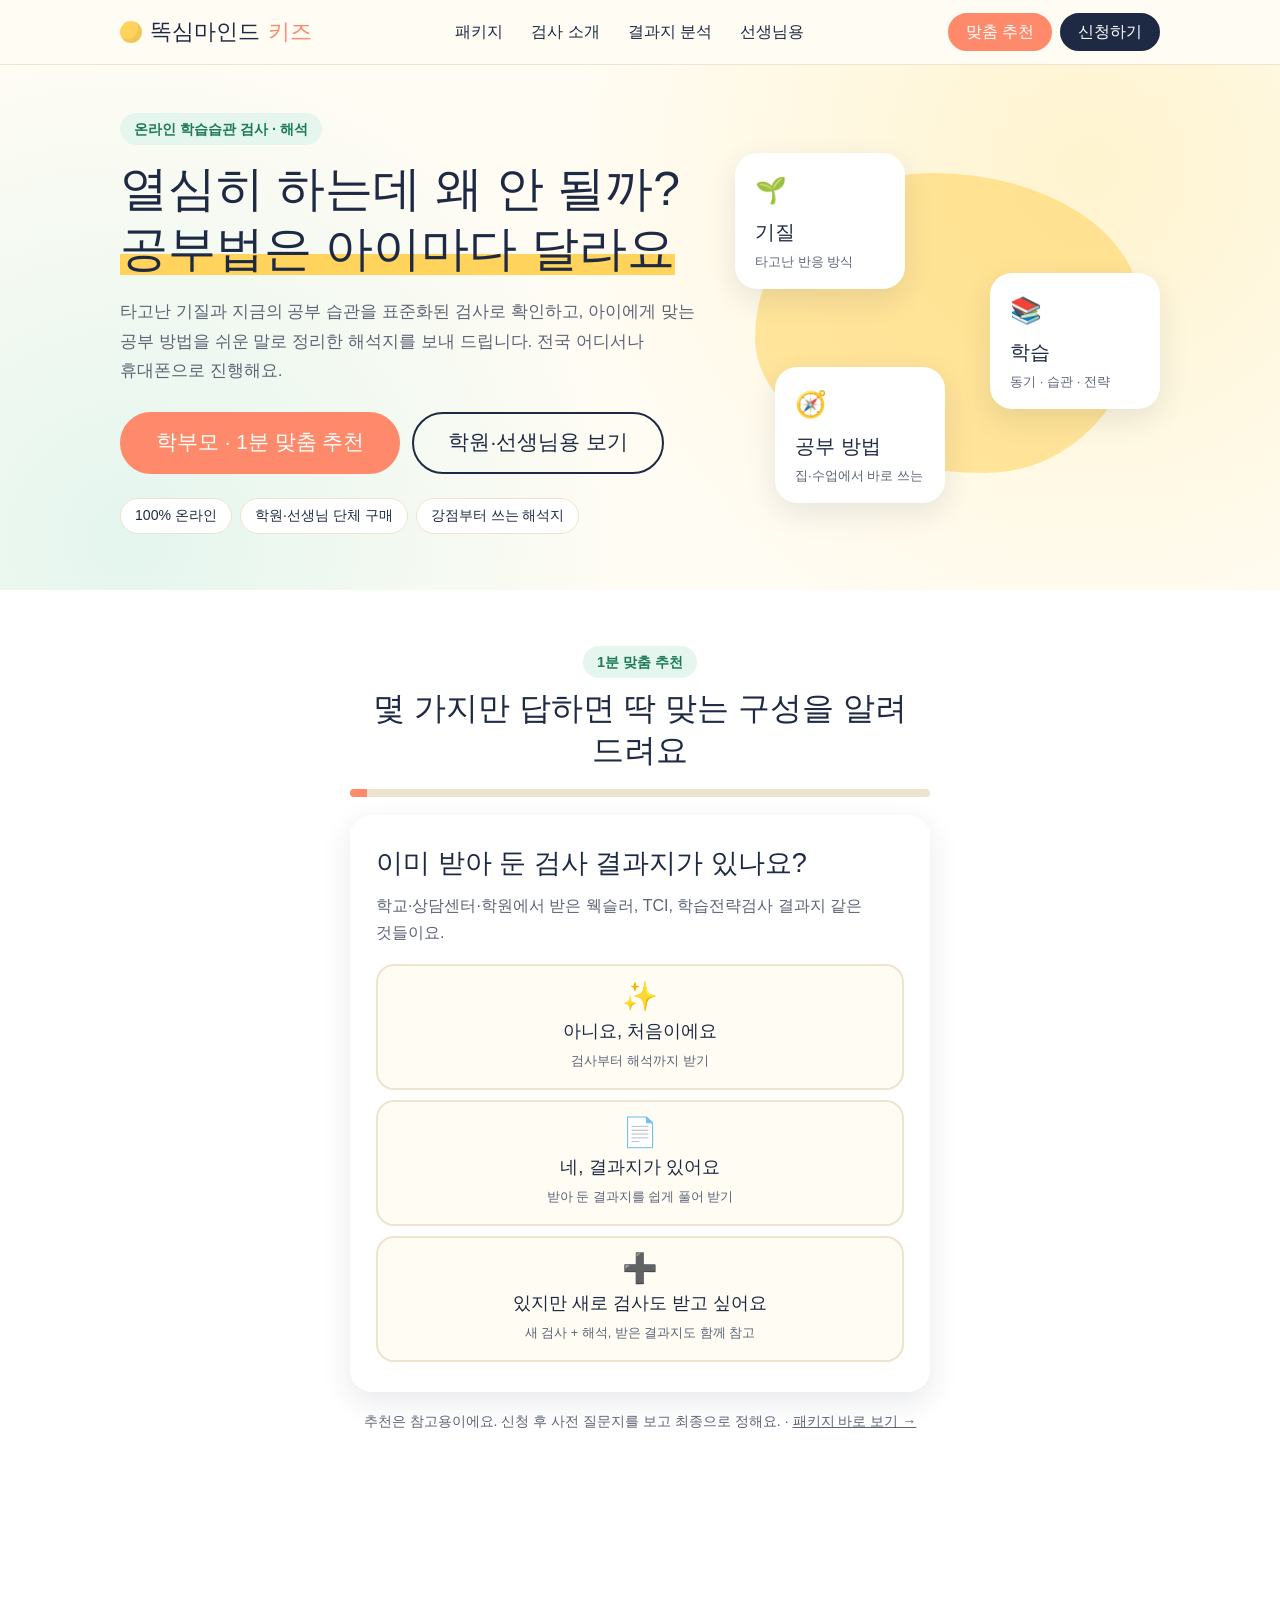
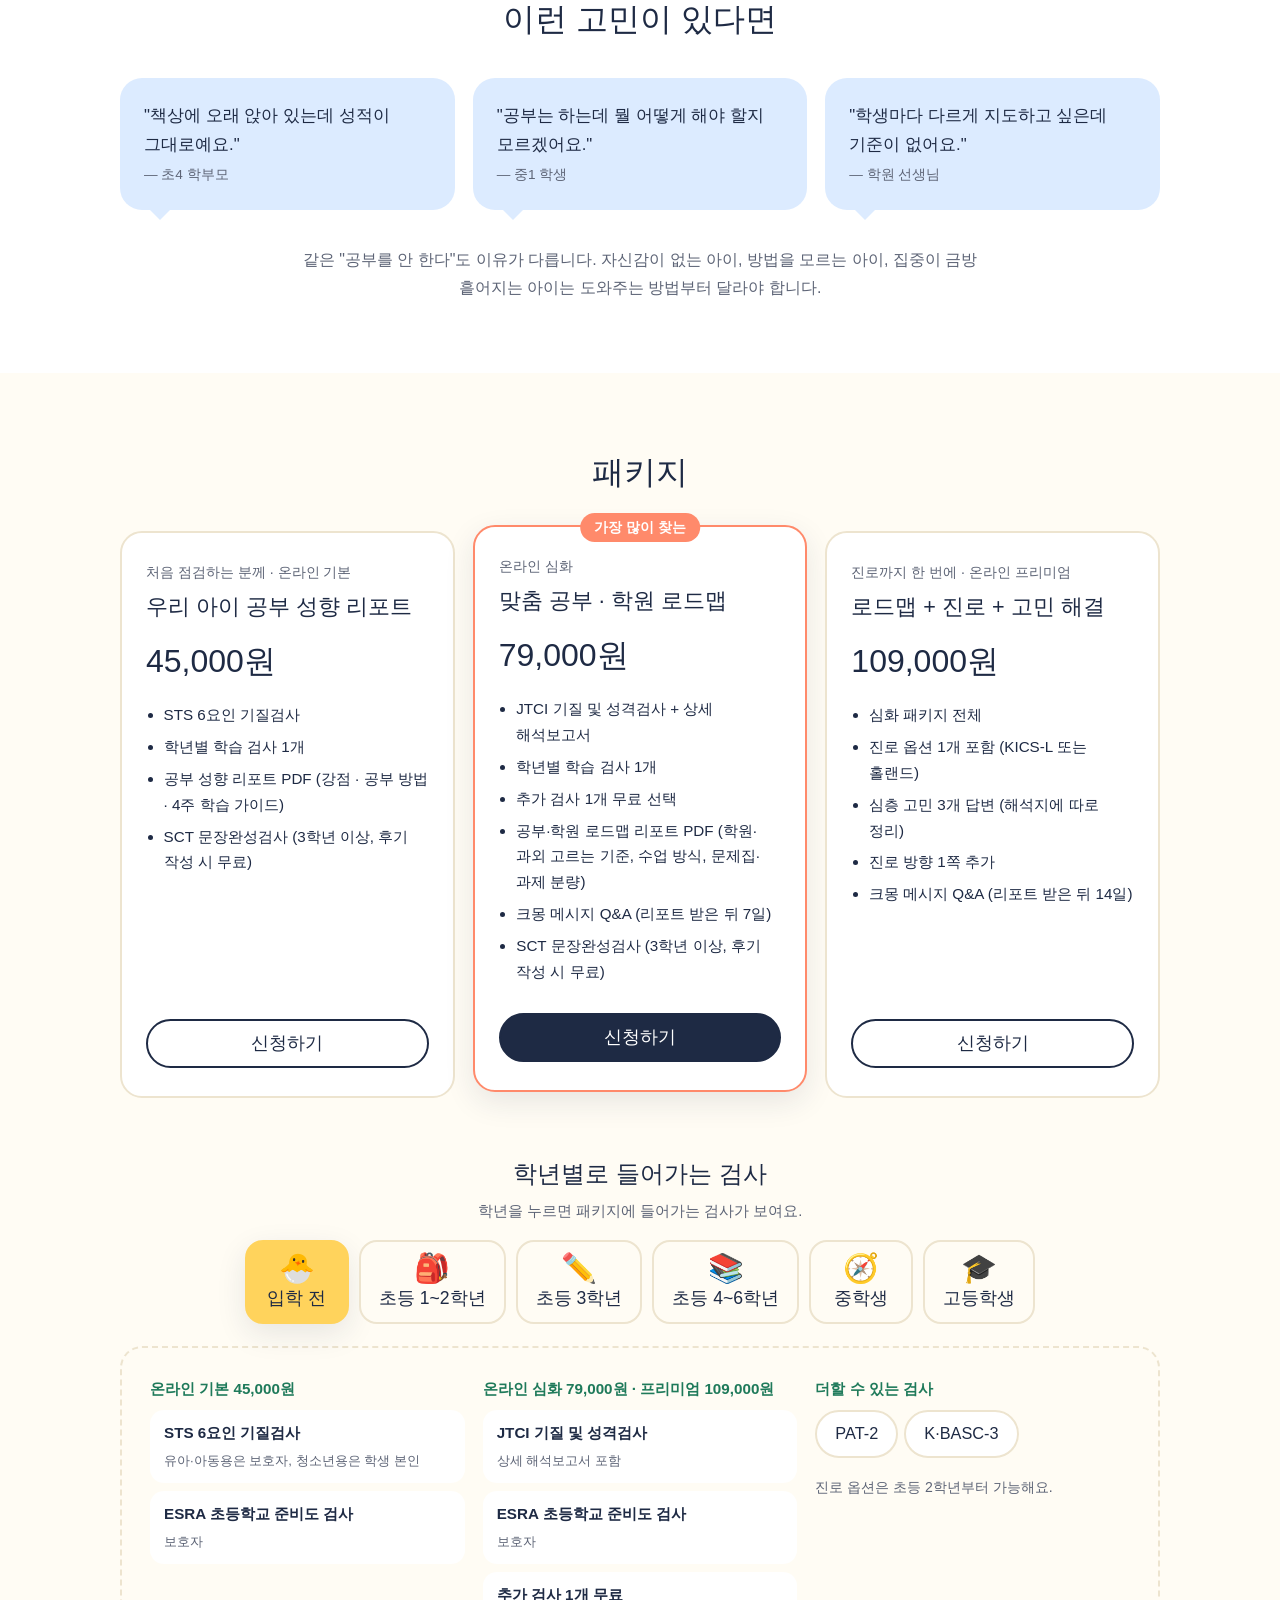
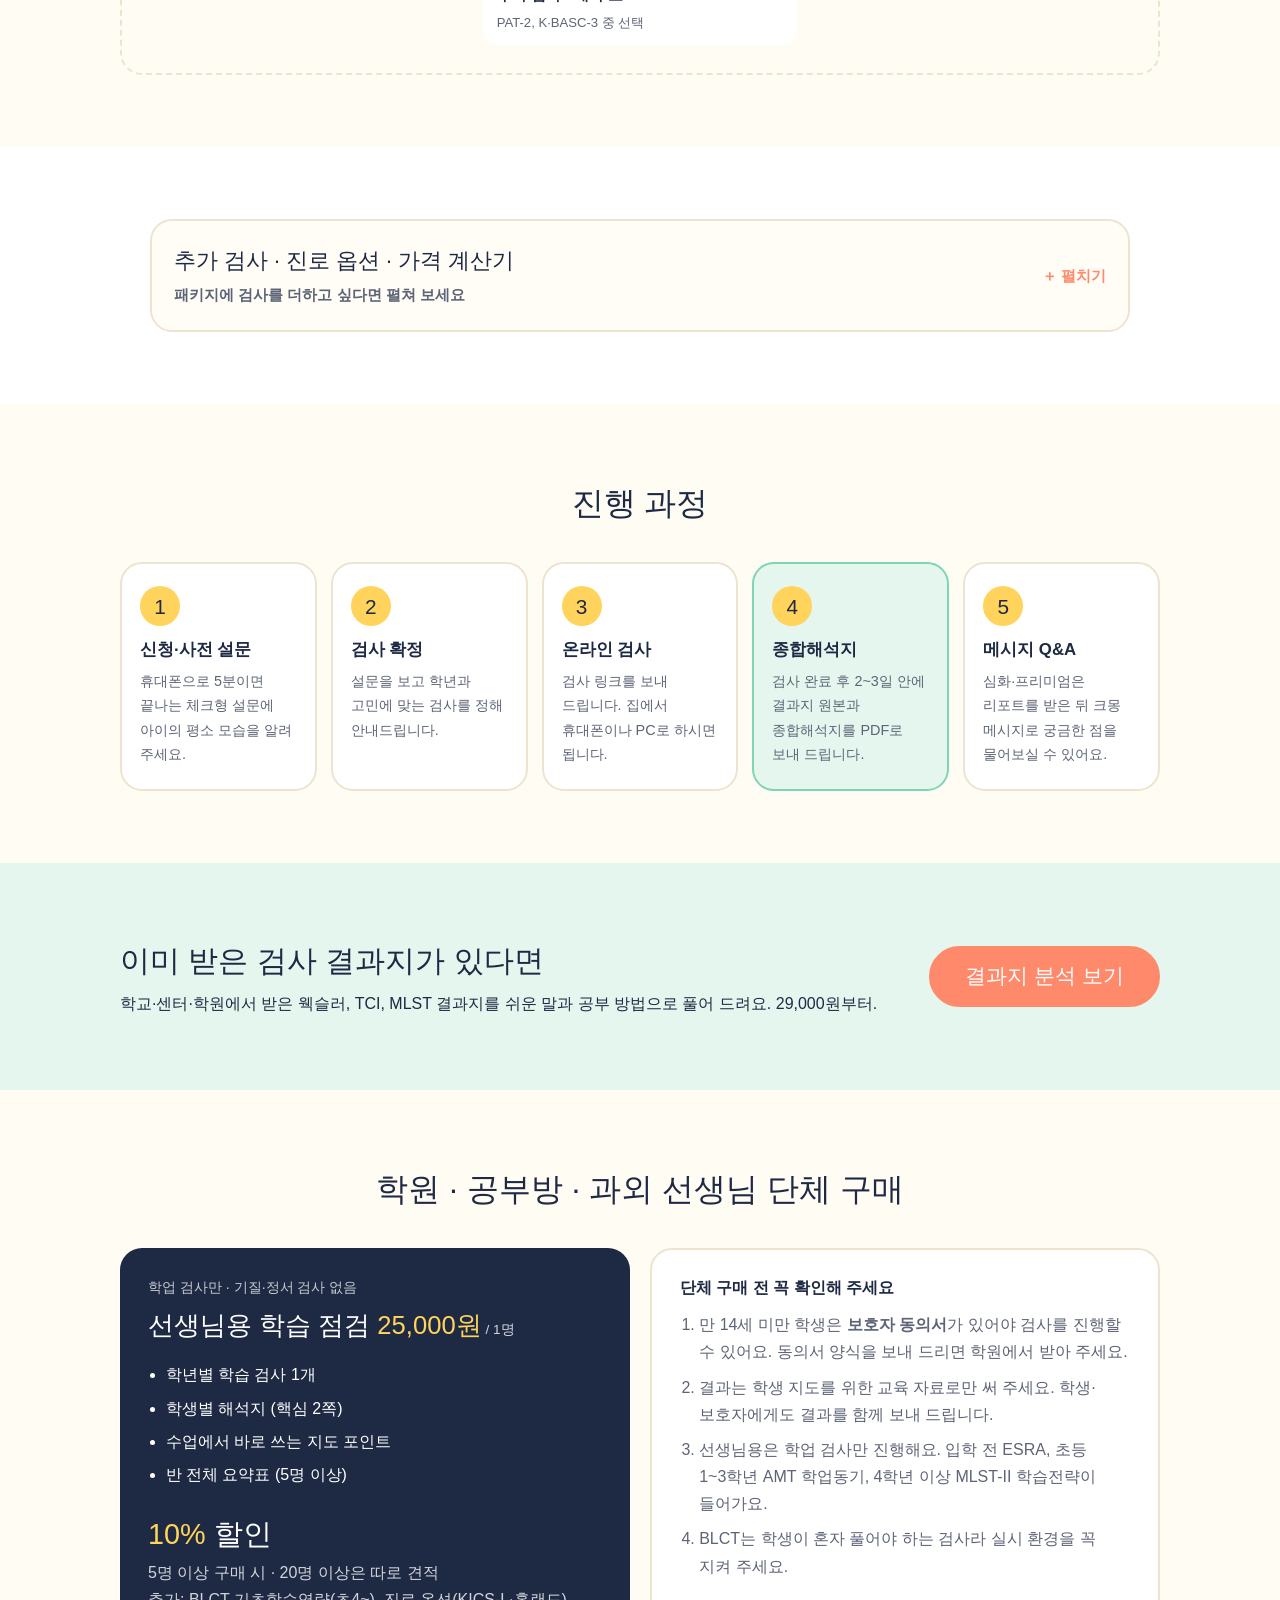
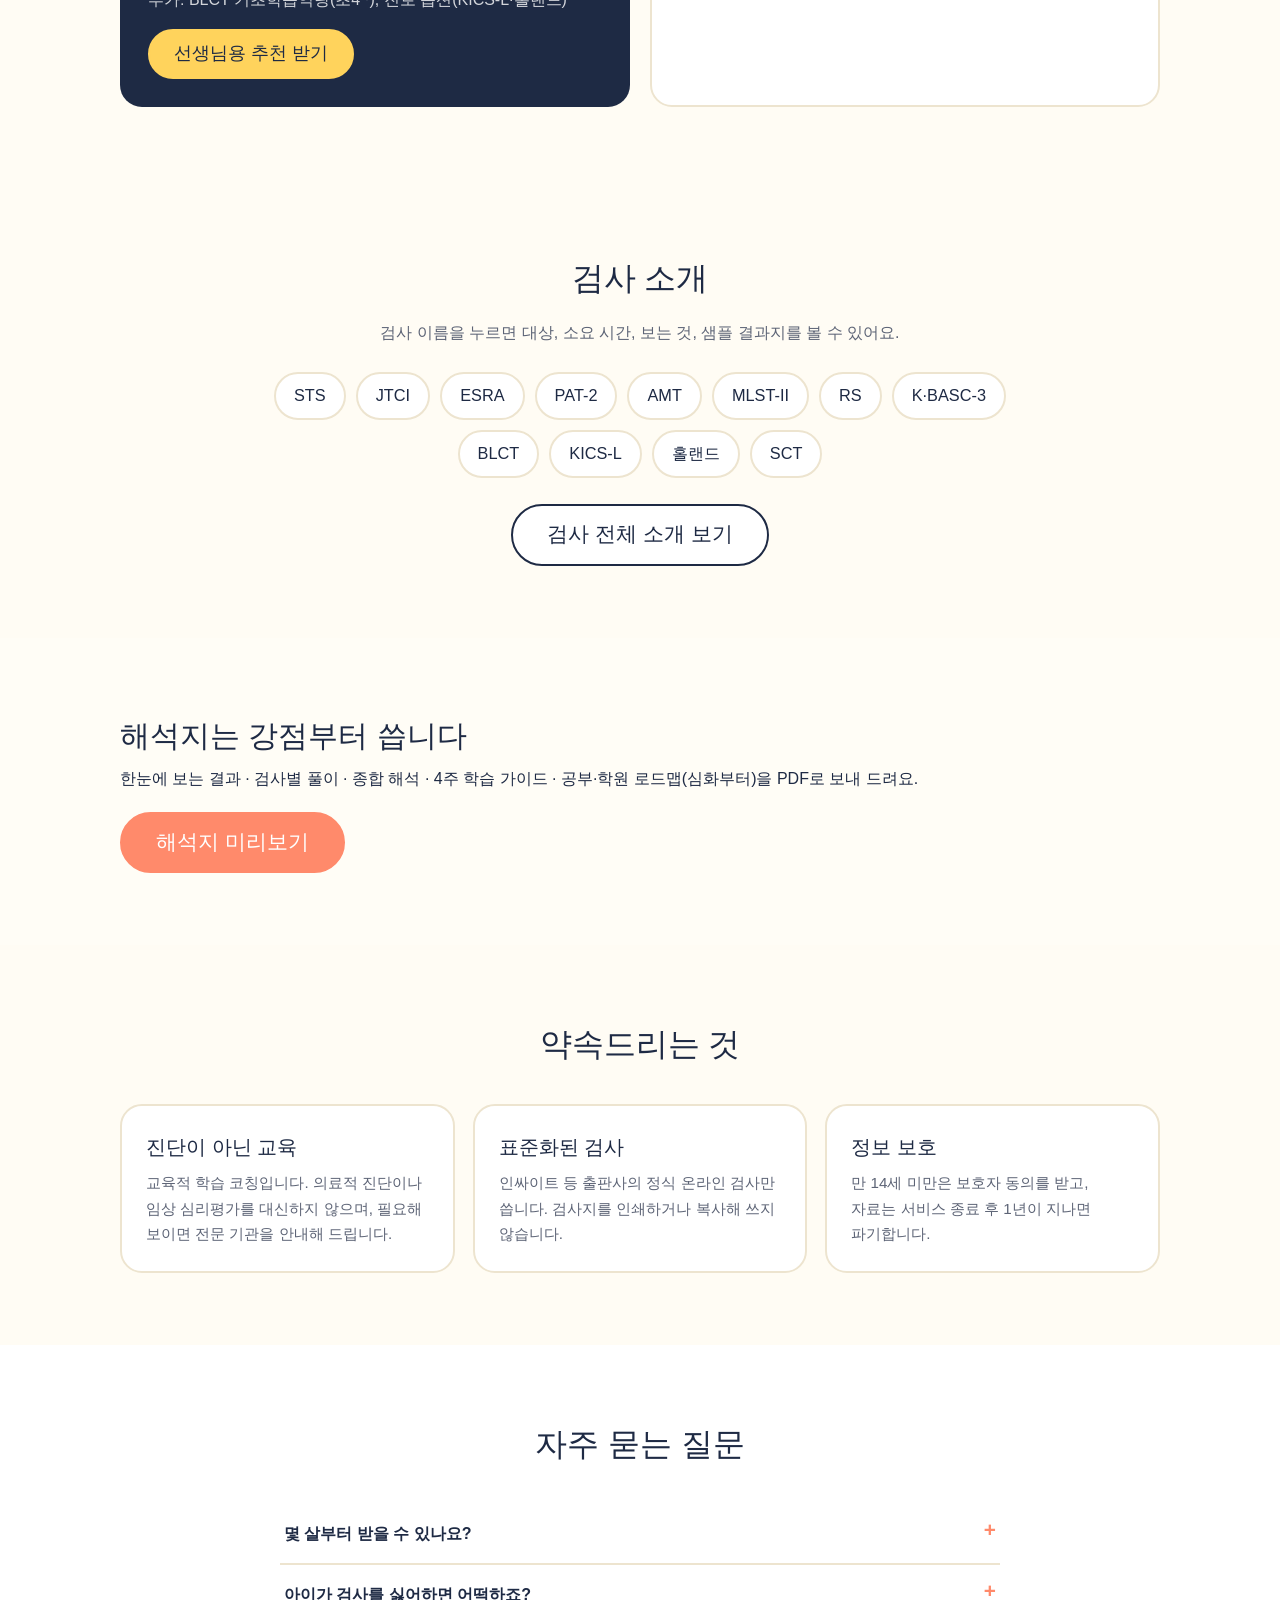
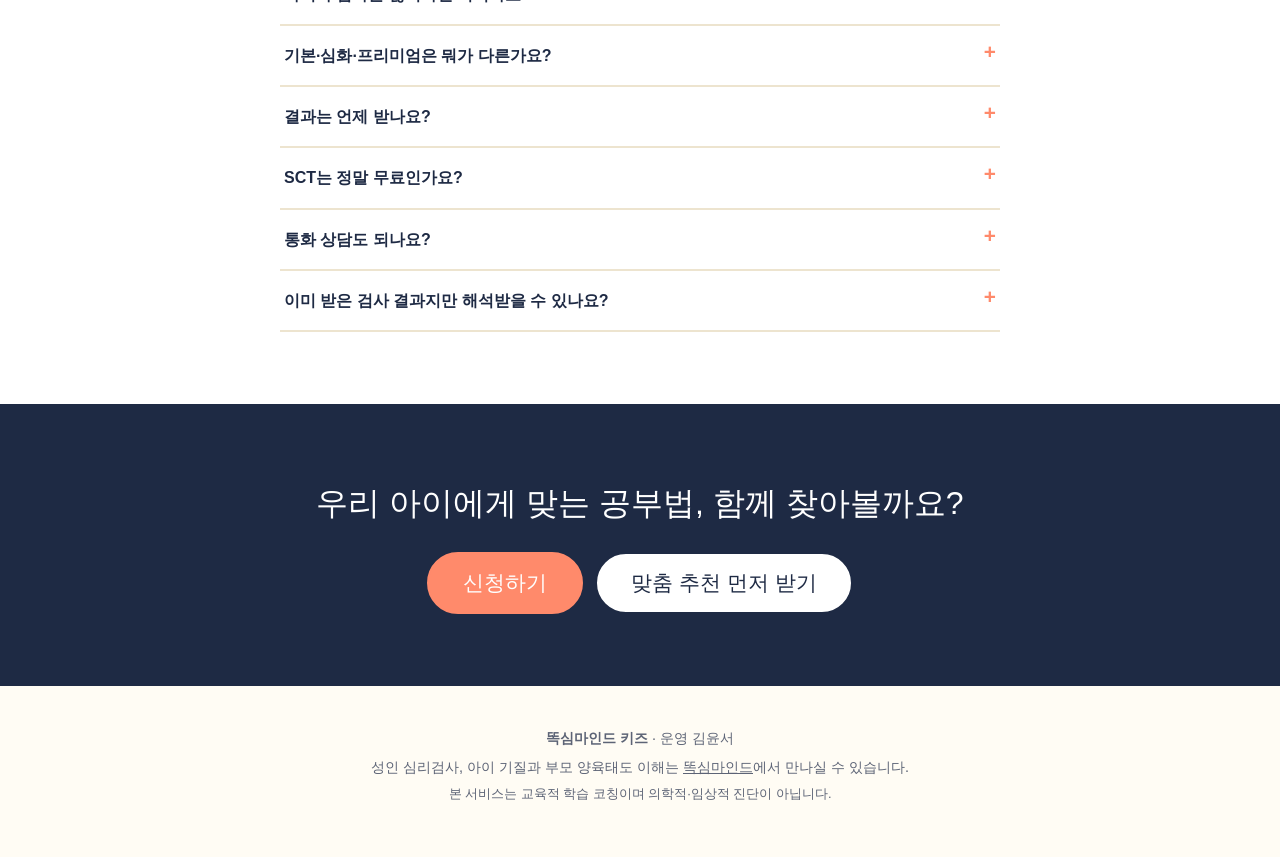
<file: index.html>
<!DOCTYPE html>
<html lang="ko">
<head>
<meta charset="utf-8">
<meta http-equiv="Content-Security-Policy" content="default-src 'self'; script-src 'self' 'unsafe-inline'; style-src 'self' 'unsafe-inline' https://fonts.googleapis.com; font-src https://fonts.gstatic.com; img-src 'self' data:; connect-src 'self'; object-src 'none'; base-uri 'self'; form-action 'none'">
<meta name="referrer" content="strict-origin-when-cross-origin">
<meta name="viewport" content="width=device-width, initial-scale=1">
<title>똑심마인드 키즈 | 온라인 학습습관 검사와 해석</title>
<meta name="description" content="기질검사와 학년별 학습 검사를 온라인으로 받고, 아이에게 맞는 공부 방법을 담은 종합해석지를 받아 보세요. 학원·선생님 단체 구매도 가능합니다.">
<link rel="icon" href="data:image/svg+xml,<svg xmlns='http://www.w3.org/2000/svg' viewBox='0 0 64 64'><circle cx='32' cy='32' r='30' fill='%23FFD35C'/><circle cx='24' cy='28' r='4' fill='%231E2A44'/><circle cx='40' cy='28' r='4' fill='%231E2A44'/><path d='M22 40 Q32 48 42 40' stroke='%231E2A44' stroke-width='4' fill='none' stroke-linecap='round'/></svg>">
<link rel="preconnect" href="https://fonts.googleapis.com">
<link rel="preconnect" href="https://fonts.gstatic.com" crossorigin>
<link href="https://fonts.googleapis.com/css2?family=Jua&family=Noto+Sans+KR:wght@400;500;700&display=swap" rel="stylesheet">
<link rel="stylesheet" href="css/style.css?v=20261127i">
</head>
<body>

<header class="nav">
  <div class="wrap nav-in">
    <a class="logo" href="index.html"><span class="logo-dot"></span>똑심마인드 <b>키즈</b></a>
    <nav class="nav-links">
      <a href="#price">패키지</a>
      <a href="tests.html">검사 소개</a>
      <a href="analysis.html">결과지 분석</a>
      <a href="#group">선생님용</a>
    </nav>
    <div class="nav-cta">
      <a class="btn btn-sm btn-quiz" href="quiz.html">맞춤 추천</a>
      <a class="btn btn-sm js-contact" href="#">신청하기</a>
      <button class="nav-burger" id="navBurger" type="button" aria-label="메뉴 열기" aria-expanded="false" aria-controls="navMenu"><span></span><span></span><span></span></button>
    </div>
  </div>
</header>
<div class="nav-menu" id="navMenu" hidden>
  <div class="wrap">
    <a href="index.html#price">패키지</a>
    <a href="tests.html">검사 소개</a>
    <a href="analysis.html">결과지 분석</a>
    <a href="index.html#group">학원·선생님용</a>
    <a href="quiz.html">1분 맞춤 추천</a>
    <a class="js-main" href="#">똑심마인드 (아이 기질·부모 양육태도)</a>
    <a class="btn js-contact nav-menu-cta" href="#">크몽에서 신청하기</a>
  </div>
</div>


<main id="top">

<!-- HERO -->
<section class="hero">
  <div class="wrap hero-in">
    <div class="hero-text">
      <p class="eyebrow">온라인 학습습관 검사 · 해석</p>
      <h1>열심히 하는데 왜 안 될까?<br><span class="hl">공부법은 아이마다 달라요</span></h1>
      <p class="lead">타고난 기질과 지금의 공부 습관을 표준화된 검사로 확인하고, 아이에게 맞는 공부 방법을 쉬운 말로 정리한 해석지를 보내 드립니다. 전국 어디서나 휴대폰으로 진행해요.</p>
      <div class="hero-cta">
        <a class="btn btn-big" href="#reco">학부모 · 1분 맞춤 추천</a>
        <a class="btn btn-ghost" href="#group">학원·선생님용 보기</a>
      </div>
      <ul class="chips">
        <li>100% 온라인</li>
        <li>학원·선생님 단체 구매</li>
        <li>강점부터 쓰는 해석지</li>
      </ul>
    </div>
    <div class="hero-art" aria-hidden="true">
      <div class="card-float c1"><span class="ic">🌱</span><b>기질</b><small>타고난 반응 방식</small></div>
      <div class="card-float c2"><span class="ic">📚</span><b>학습</b><small>동기 · 습관 · 전략</small></div>
      <div class="card-float c3"><span class="ic">🧭</span><b>공부 방법</b><small>집·수업에서 바로 쓰는</small></div>
      <div class="blob"></div>
    </div>
  </div>
</section>

<!-- RECO -->
<section id="reco" class="reco">
  <div class="wrap quiz-wrap">
    <p class="eyebrow">1분 맞춤 추천</p>
    <h2 class="reco-title">몇 가지만 답하면 딱 맞는 구성을 알려 드려요</h2>
    <div class="qbar"><i id="qbar"></i></div>
    <div class="qcard" id="quiz"></div>
    <p class="small-note center">추천은 참고용이에요. 신청 후 사전 질문지를 보고 최종으로 정해요. · <a href="#price">패키지 바로 보기 →</a></p>
  </div>
</section>

<!-- WHY -->






<section class="why">
  <div class="wrap">
    <h2 class="sec-title">이런 고민이 있다면</h2>
    <div class="grid3">
      <div class="worry">"책상에 오래 앉아 있는데 성적이 그대로예요." <small>— 초4 학부모</small></div>
      <div class="worry">"공부는 하는데 뭘 어떻게 해야 할지 모르겠어요." <small>— 중1 학생</small></div>
      <div class="worry">"학생마다 다르게 지도하고 싶은데 기준이 없어요." <small>— 학원 선생님</small></div>
    </div>
    <p class="why-note">같은 "공부를 안 한다"도 이유가 다릅니다. 자신감이 없는 아이, 방법을 모르는 아이, 집중이 금방 흩어지는 아이는 도와주는 방법부터 달라야 합니다.</p>
  </div>
</section>
<!-- PACKAGES -->
<section id="price" class="price">
  <div class="wrap">
    <h2 class="sec-title">패키지</h2>
    <div class="plans" id="plans"></div>

    <div class="gtable-wrap">
      <h3 class="sub-title">학년별로 들어가는 검사</h3>
      <p class="calc-sub">학년을 누르면 패키지에 들어가는 검사가 보여요.</p>
      <div class="grade-tabs" id="gradeTabs"></div>
      <div class="grade-panel" id="gradePanel"></div>
    </div>
  </div>
</section>
<!-- ADD-ON -->
<section id="addon" class="addon">
  <div class="wrap">
    <details class="addon-fold" id="addonFold">
      <summary><b>추가 검사 · 진로 옵션 · 가격 계산기</b><span>패키지에 검사를 더하고 싶다면 펼쳐 보세요</span></summary>
    <h2 class="sec-title">추가 검사</h2>
    <p class="sec-sub">패키지에 원하는 검사를 더할 수 있어요. 적힌 가격만큼 더해집니다. 심화·프리미엄 패키지는 이 중 1개를 무료로 고를 수 있어요.</p>
    <div class="addon-list" id="addonList"></div>

    <h2 class="sec-title career-title">진로 옵션</h2>
    <p class="sec-sub">진로가 궁금하다면 진로 검사를 더하세요. 해석지에 학습 결과와 엮은 "진로 방향" 1쪽이 붙습니다. 프리미엄 패키지는 1개가 포함돼요.</p>
    <div class="addon-list" id="careerList"></div>

    <div class="calc" id="calc">
      <h3>가격 계산</h3>
      <div class="calc-row"><span>학년</span><div class="calc-grades" id="calcGrades"></div></div>
      <div class="calc-row"><span>패키지</span><div class="calc-grades" id="calcPkgs"></div></div>
      <div class="calc-list" id="calcList"></div>
      <div class="calc-total"><span id="calcBreak"></span><strong id="calcSum">0원</strong></div>
      <div class="hero-cta calc-apply"><button class="btn btn-big" id="calcApply">이 구성으로 신청하기</button></div>
      <p class="small-note">신청 후 사전 설문을 보고 검사를 최종으로 정합니다. 바뀌는 경우 미리 연락드려요.</p>
    </div>
    </details>
  </div>
</section>
<!-- FLOW -->
<section id="flow" class="flow">
  <div class="wrap">
    <h2 class="sec-title">진행 과정</h2>
    <ol class="steps">
      <li><span class="n">1</span><b>신청·사전 설문</b><p>휴대폰으로 5분이면 끝나는 체크형 설문에 아이의 평소 모습을 알려 주세요.</p></li>
      <li><span class="n">2</span><b>검사 확정</b><p>설문을 보고 학년과 고민에 맞는 검사를 정해 안내드립니다.</p></li>
      <li><span class="n">3</span><b>온라인 검사</b><p>검사 링크를 보내 드립니다. 집에서 휴대폰이나 PC로 하시면 됩니다.</p></li>
      <li><span class="n">4</span><b>종합해석지</b><p>검사 완료 후 2~3일 안에 결과지 원본과 종합해석지를 PDF로 보내 드립니다.</p></li>
      <li><span class="n">5</span><b>메시지 Q&amp;A</b><p>심화·프리미엄은 리포트를 받은 뒤 크몽 메시지로 궁금한 점을 물어보실 수 있어요.</p></li>
    </ol>
  </div>
</section>
<!-- ANALYSIS BAND -->
<section class="ana-band">
  <div class="wrap quiz-cta-in">
    <div>
      <h2>이미 받은 검사 결과지가 있다면</h2>
      <p>학교·센터·학원에서 받은 웩슬러, TCI, MLST 결과지를 쉬운 말과 공부 방법으로 풀어 드려요. 29,000원부터.</p>
    </div>
    <a class="btn btn-big" href="analysis.html">결과지 분석 보기</a>
  </div>
</section>
<!-- GROUP -->
<section id="group" class="group">
  <div class="wrap">
    <h2 class="sec-title">학원 · 공부방 · 과외 선생님 단체 구매</h2>
    <div class="group-in">
      <div class="group-card">
        <p class="plan-tag light">학업 검사만 · 기질·정서 검사 없음</p>
        <h3 class="group-h">선생님용 학습 점검 <span data-tpkg-price></span><small> / 1명</small></h3>
        <ul id="tpkgItems"></ul>
        <p class="group-rate"><b data-group-rate></b> 할인</p>
        <p class="group-cond"><span data-group-min></span>명 이상 구매 시 · <span data-group-quote></span>명 이상은 따로 견적</p>
        <p class="group-cond">추가: BLCT 기초학습역량(초4~), 진로 옵션(KICS-L·홀랜드)</p>
        <a class="btn" href="quiz.html">선생님용 추천 받기</a>
      </div>
      <div class="group-note">
        <b>단체 구매 전 꼭 확인해 주세요</b>
        <ol>
          <li>만 14세 미만 학생은 <b>보호자 동의서</b>가 있어야 검사를 진행할 수 있어요. 동의서 양식을 보내 드리면 학원에서 받아 주세요.</li>
          <li>결과는 학생 지도를 위한 교육 자료로만 써 주세요. 학생·보호자에게도 결과를 함께 보내 드립니다.</li>
          <li>선생님용은 학업 검사만 진행해요. 입학 전 ESRA, 초등 1~3학년 AMT 학업동기, 4학년 이상 MLST-II 학습전략이 들어가요.</li>
          <li>BLCT는 학생이 혼자 풀어야 하는 검사라 실시 환경을 꼭 지켜 주세요.</li>
        </ol>
      </div>
    </div>
  </div>
</section>

<!-- TESTS -->
<section id="tests" class="tests-sec">
  <div class="wrap">
    <h2 class="sec-title">검사 소개</h2>
    <p class="sec-sub">검사 이름을 누르면 대상, 소요 시간, 보는 것, 샘플 결과지를 볼 수 있어요.</p>
    <div class="test-chips" id="testChips"></div>
    <div class="hero-cta" style="justify-content:center;margin-top:26px"><a class="btn btn-line" href="tests.html">검사 전체 소개 보기</a></div>
  </div>
</section>

<!-- REPORT (요약) -->
<section class="ana-band report-band">
  <div class="wrap quiz-cta-in">
    <div>
      <h2>해석지는 강점부터 씁니다</h2>
      <p>한눈에 보는 결과 · 검사별 풀이 · 종합 해석 · 4주 학습 가이드 · 공부·학원 로드맵(심화부터)을 PDF로 보내 드려요.</p>
    </div>
    <a class="btn btn-big" href="report.html">해석지 미리보기</a>
  </div>
</section>

<!-- PROMISE -->
<section class="promise">
  <div class="wrap">
    <h2 class="sec-title">약속드리는 것</h2>
    <div class="grid3">
      <div class="pcard"><b>진단이 아닌 교육</b><p>교육적 학습 코칭입니다. 의료적 진단이나 임상 심리평가를 대신하지 않으며, 필요해 보이면 전문 기관을 안내해 드립니다.</p></div>
      <div class="pcard"><b>표준화된 검사</b><p>인싸이트 등 출판사의 정식 온라인 검사만 씁니다. 검사지를 인쇄하거나 복사해 쓰지 않습니다.</p></div>
      <div class="pcard"><b>정보 보호</b><p>만 14세 미만은 보호자 동의를 받고, 자료는 서비스 종료 후 1년이 지나면 파기합니다.</p></div>
    </div>
  </div>
</section>

<!-- FAQ -->
<section id="faq" class="faq">
  <div class="wrap">
    <h2 class="sec-title">자주 묻는 질문</h2>
    <details><summary>몇 살부터 받을 수 있나요?</summary><p>만 5세(입학 전)부터 고등학생까지 가능합니다. 학년에 따라 쓰는 검사가 달라집니다.</p></details>
    <details><summary>아이가 검사를 싫어하면 어떡하죠?</summary><p>저학년은 보호자 응답형 검사가 중심이라 아이가 직접 풀 문항이 많지 않습니다. 고학년 검사도 대부분 20~40분이면 끝나요.</p></details>
    <details><summary>기본·심화·프리미엄은 뭐가 다른가요?</summary><p>기본은 짧은 기질검사(STS)와 학습 검사로 공부 성향 리포트를 드려요. 심화는 기질과 성격을 함께 보는 JTCI와 추가 검사 1개로 공부·학원 로드맵까지 드리고, 메시지로 질문하실 수 있어요. 프리미엄은 여기에 진로 검사 1개와 심층 고민 3개 답변이 더해집니다.</p></details>
    <details><summary>결과는 언제 받나요?</summary><p>모든 검사가 끝난 뒤 2~3일 안에 결과지 원본과 종합해석지를 PDF로 보내 드립니다.</p></details>
    <details><summary>SCT는 정말 무료인가요?</summary><p>네. 후기 작성을 약속해 주시면 3학년 이상 아이에게 SCT 문장완성검사를 무료로 함께 해 드립니다.</p></details>
    <details><summary>통화 상담도 되나요?</summary><p>온라인으로만 진행하고, 상담은 크몽 메시지 Q&amp;A로 드려요. 시간 맞추실 필요 없이 편할 때 물어보시면 됩니다.</p></details>
    <details><summary>이미 받은 검사 결과지만 해석받을 수 있나요?</summary><p>네. 학교·센터·학원에서 받은 결과지는 <a href="analysis.html">결과지 분석</a> 상품으로 해석해 드려요.</p></details>
  </div>
</section>

<!-- CTA -->
<section class="cta">
  <div class="wrap cta-in">
    <h2>우리 아이에게 맞는 공부법, 함께 찾아볼까요?</h2>
    <div class="hero-cta center">
      <a class="btn btn-big js-contact" href="#">신청하기</a>
      <a class="btn btn-line" href="quiz.html">맞춤 추천 먼저 받기</a>
    </div>
  </div>
</section>

</main>

<footer class="foot">
  <div class="wrap">
    <p><b>똑심마인드 키즈</b> · 운영 김윤서</p>
    <p>성인 심리검사, 아이 기질과 부모 양육태도 이해는 <a class="js-main" href="#">똑심마인드</a>에서 만나실 수 있습니다.</p>
    <p class="foot-small">본 서비스는 교육적 학습 코칭이며 의학적·임상적 진단이 아닙니다.</p>
  </div>
</footer>

<script src="js/config.js?v=20261127i"></script>
<script src="js/main.js?v=20261127i"></script>
<script src="js/quiz.js?v=20261127i"></script>
</body>
</html>
</file>
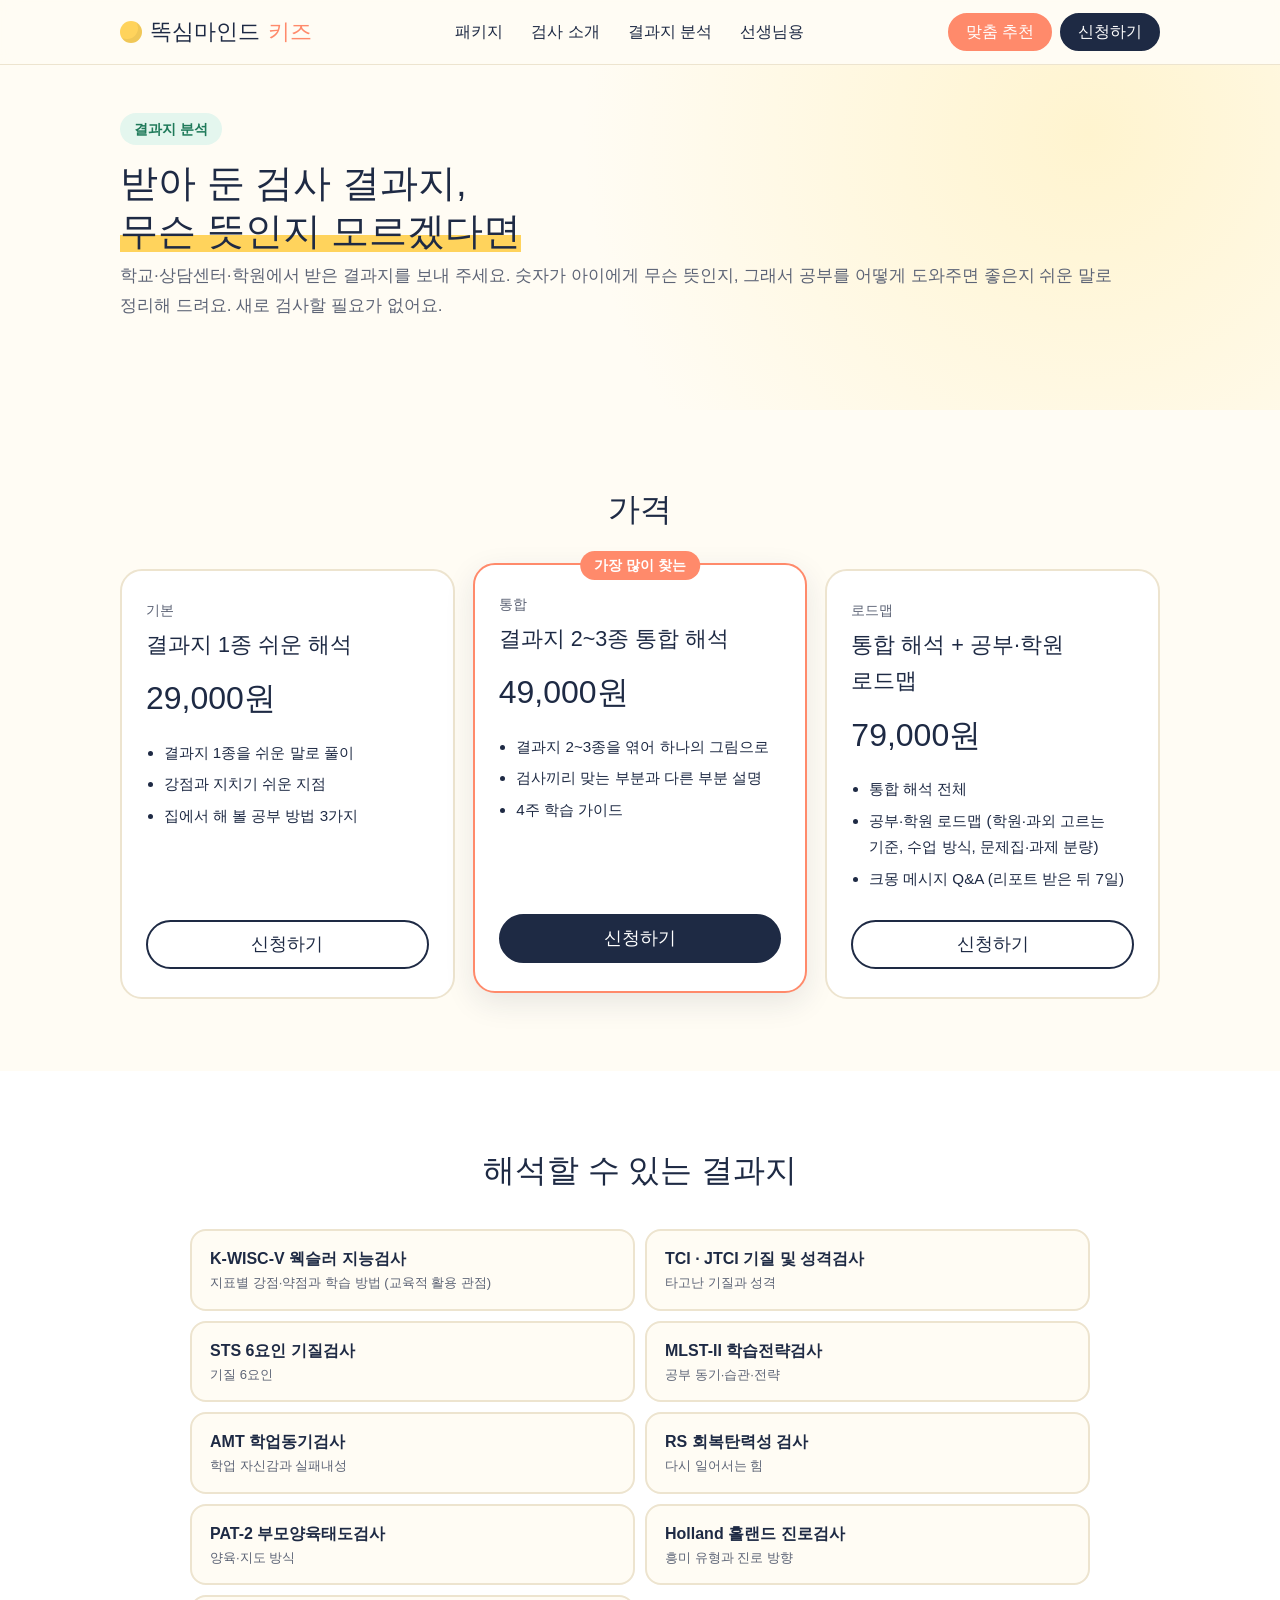
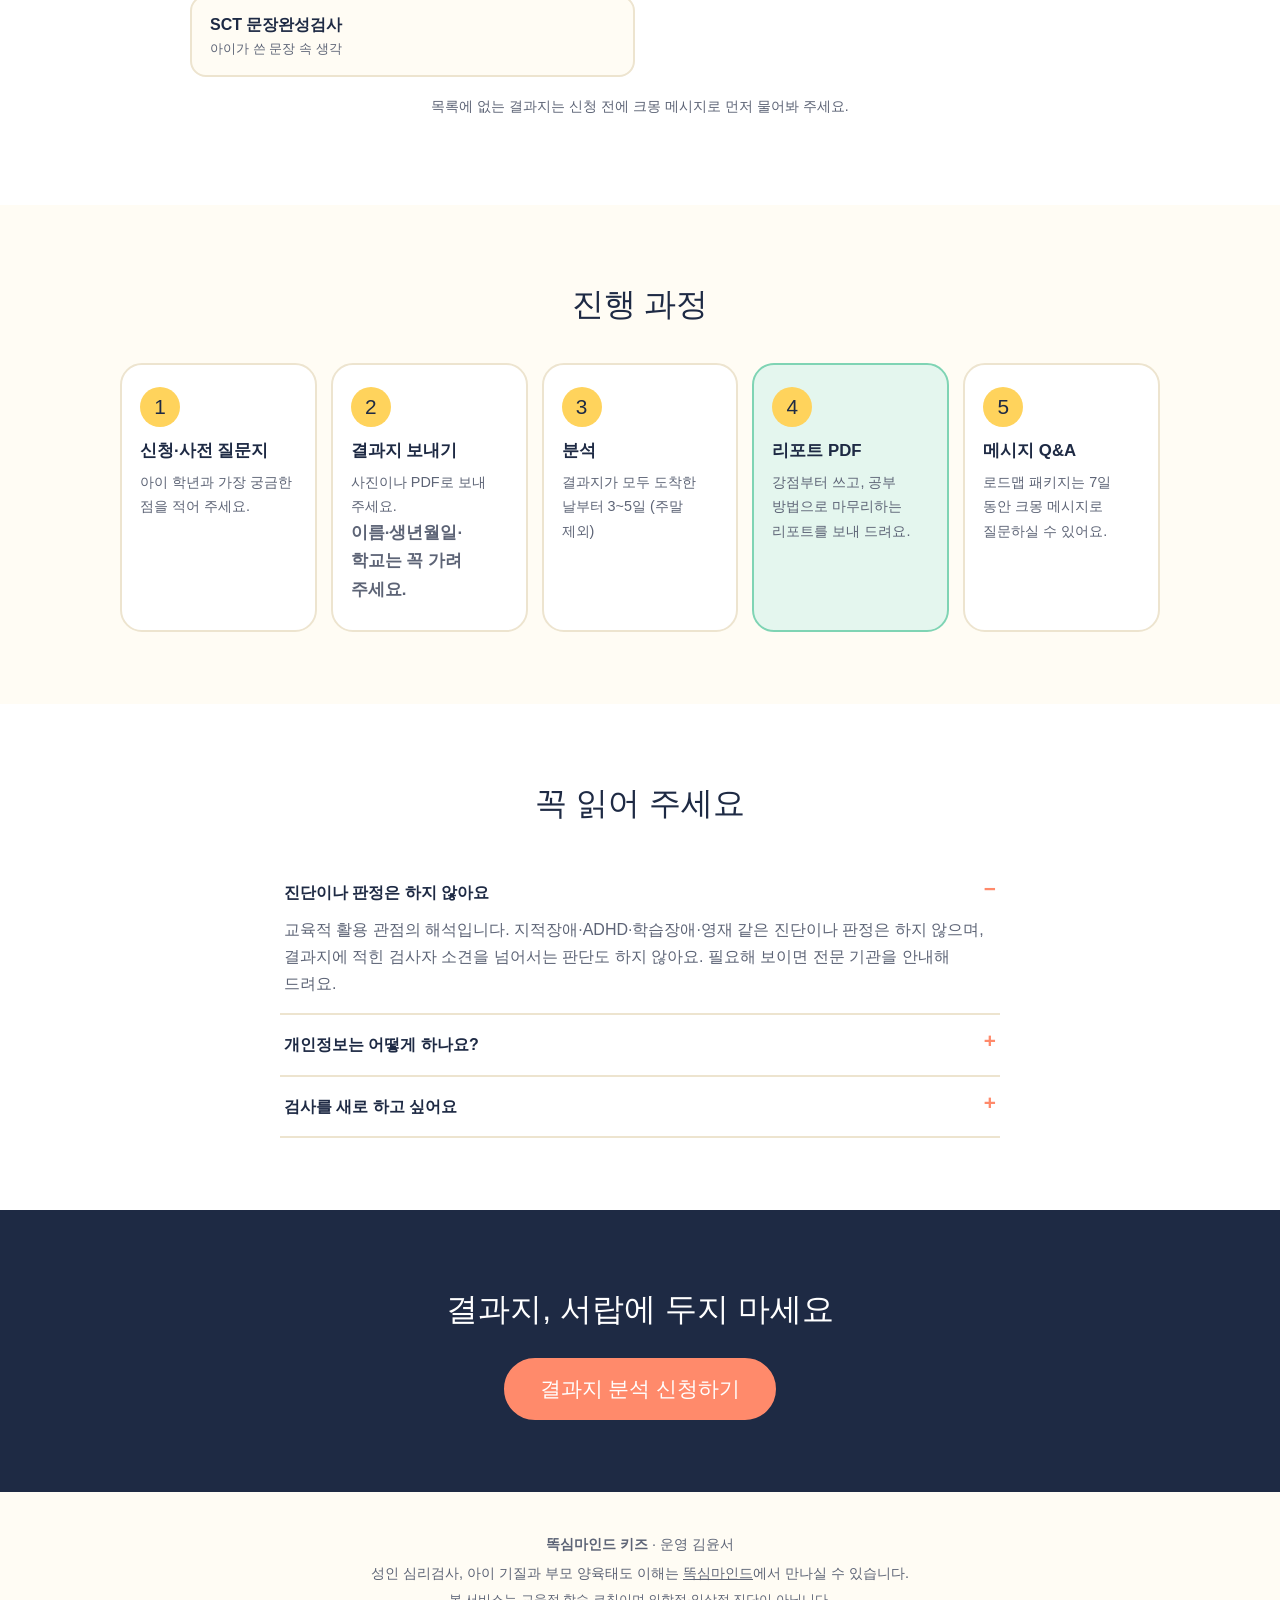
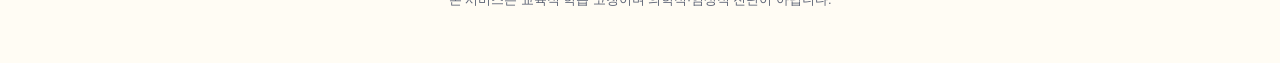
<file: analysis.html>
<!DOCTYPE html>
<html lang="ko">
<head>
<meta charset="utf-8">
<meta http-equiv="Content-Security-Policy" content="default-src 'self'; script-src 'self' 'unsafe-inline'; style-src 'self' 'unsafe-inline' https://fonts.googleapis.com; font-src https://fonts.gstatic.com; img-src 'self' data:; connect-src 'self'; object-src 'none'; base-uri 'self'; form-action 'none'">
<meta name="referrer" content="strict-origin-when-cross-origin">
<meta name="viewport" content="width=device-width, initial-scale=1">
<title>결과지 분석 | 똑심마인드 키즈</title>
<meta name="description" content="기질검사와 학년별 학습 검사를 온라인으로 받고, 아이에게 맞는 공부 방법을 담은 종합해석지를 받아 보세요. 학원·선생님 단체 구매도 가능합니다.">
<link rel="icon" href="data:image/svg+xml,<svg xmlns='http://www.w3.org/2000/svg' viewBox='0 0 64 64'><circle cx='32' cy='32' r='30' fill='%23FFD35C'/><circle cx='24' cy='28' r='4' fill='%231E2A44'/><circle cx='40' cy='28' r='4' fill='%231E2A44'/><path d='M22 40 Q32 48 42 40' stroke='%231E2A44' stroke-width='4' fill='none' stroke-linecap='round'/></svg>">
<link rel="preconnect" href="https://fonts.googleapis.com">
<link rel="preconnect" href="https://fonts.gstatic.com" crossorigin>
<link href="https://fonts.googleapis.com/css2?family=Jua&family=Noto+Sans+KR:wght@400;500;700&display=swap" rel="stylesheet">
<link rel="stylesheet" href="css/style.css?v=20261127i">
</head>
<body>

<header class="nav">
  <div class="wrap nav-in">
    <a class="logo" href="index.html"><span class="logo-dot"></span>똑심마인드 <b>키즈</b></a>
    <nav class="nav-links">
      <a href="index.html#price">패키지</a>
      <a href="tests.html">검사 소개</a>
      <a href="analysis.html">결과지 분석</a>
      <a href="index.html#group">선생님용</a>
    </nav>
    <div class="nav-cta">
      <a class="btn btn-sm btn-quiz" href="quiz.html">맞춤 추천</a>
      <a class="btn btn-sm js-contact" href="#">신청하기</a>
      <button class="nav-burger" id="navBurger" type="button" aria-label="메뉴 열기" aria-expanded="false" aria-controls="navMenu"><span></span><span></span><span></span></button>
    </div>
  </div>
</header>
<div class="nav-menu" id="navMenu" hidden>
  <div class="wrap">
    <a href="index.html#price">패키지</a>
    <a href="tests.html">검사 소개</a>
    <a href="analysis.html">결과지 분석</a>
    <a href="report.html">해석지 미리보기</a>
    <a href="index.html#group">학원·선생님용</a>
    <a href="quiz.html">1분 맞춤 추천</a>
    <a class="js-main" href="#">똑심마인드 (아이 기질·부모 양육태도)</a>
    <a class="btn js-contact nav-menu-cta" href="#">크몽에서 신청하기</a>
  </div>
</div>


<main id="top">
<section class="page-head ana-head"><div class="wrap">
  <p class="eyebrow">결과지 분석</p>
  <h1 class="page-title">받아 둔 검사 결과지,<br><span class="hl">무슨 뜻인지 모르겠다면</span></h1>
  <p class="lead">학교·상담센터·학원에서 받은 결과지를 보내 주세요. 숫자가 아이에게 무슨 뜻인지, 그래서 공부를 어떻게 도와주면 좋은지 쉬운 말로 정리해 드려요. 새로 검사할 필요가 없어요.</p>
</div></section>
<section class="price"><div class="wrap">
  <h2 class="sec-title">가격</h2>
  <div class="plans" id="anaPlans"></div>
</div></section>
<section class="addon"><div class="wrap">
  <h2 class="sec-title">해석할 수 있는 결과지</h2>
  <div class="addon-list" id="anaList"></div>
  <p class="small-note center">목록에 없는 결과지는 신청 전에 크몽 메시지로 먼저 물어봐 주세요.</p>
</div></section>
<section class="flow"><div class="wrap">
  <h2 class="sec-title">진행 과정</h2>
  <ol class="steps">
    <li><span class="n">1</span><b>신청·사전 질문지</b><p>아이 학년과 가장 궁금한 점을 적어 주세요.</p></li>
    <li><span class="n">2</span><b>결과지 보내기</b><p>사진이나 PDF로 보내 주세요. <b>이름·생년월일·학교는 꼭 가려 주세요.</b></p></li>
    <li><span class="n">3</span><b>분석</b><p>결과지가 모두 도착한 날부터 3~5일 (주말 제외)</p></li>
    <li><span class="n">4</span><b>리포트 PDF</b><p>강점부터 쓰고, 공부 방법으로 마무리하는 리포트를 보내 드려요.</p></li>
    <li><span class="n">5</span><b>메시지 Q&amp;A</b><p>로드맵 패키지는 7일 동안 크몽 메시지로 질문하실 수 있어요.</p></li>
  </ol>
</div></section>
<section class="faq"><div class="wrap">
  <h2 class="sec-title">꼭 읽어 주세요</h2>
  <details open><summary>진단이나 판정은 하지 않아요</summary><p>교육적 활용 관점의 해석입니다. 지적장애·ADHD·학습장애·영재 같은 진단이나 판정은 하지 않으며, 결과지에 적힌 검사자 소견을 넘어서는 판단도 하지 않아요. 필요해 보이면 전문 기관을 안내해 드려요.</p></details>
  <details><summary>개인정보는 어떻게 하나요?</summary><p>이름·생년월일·학교·검사기관은 가린 뒤 보내 주세요. 받은 자료는 리포트 전달 후 30일이 지나면 삭제합니다.</p></details>
  <details><summary>검사를 새로 하고 싶어요</summary><p>새로 검사부터 받고 싶으시면 <a href="index.html#price">검사 + 해석 패키지</a>를 이용해 주세요.</p></details>
</div></section>
<section class="cta"><div class="wrap cta-in">
  <h2>결과지, 서랍에 두지 마세요</h2>
  <div class="hero-cta center"><a class="btn btn-big js-contact" href="#">결과지 분석 신청하기</a></div>
</div></section>

</main>

<footer class="foot">
  <div class="wrap">
    <p><b>똑심마인드 키즈</b> · 운영 김윤서</p>
    <p>성인 심리검사, 아이 기질과 부모 양육태도 이해는 <a class="js-main" href="#">똑심마인드</a>에서 만나실 수 있습니다.</p>
    <p class="foot-small">본 서비스는 교육적 학습 코칭이며 의학적·임상적 진단이 아닙니다.</p>
  </div>
</footer>

<script src="js/config.js?v=20261127i"></script>
<script>const PAGE="analysis";</script>
<script src="js/main.js?v=20261127i"></script>
<script src="js/analysis.js?v=20261127i"></script>
</body>
</html>
</file>
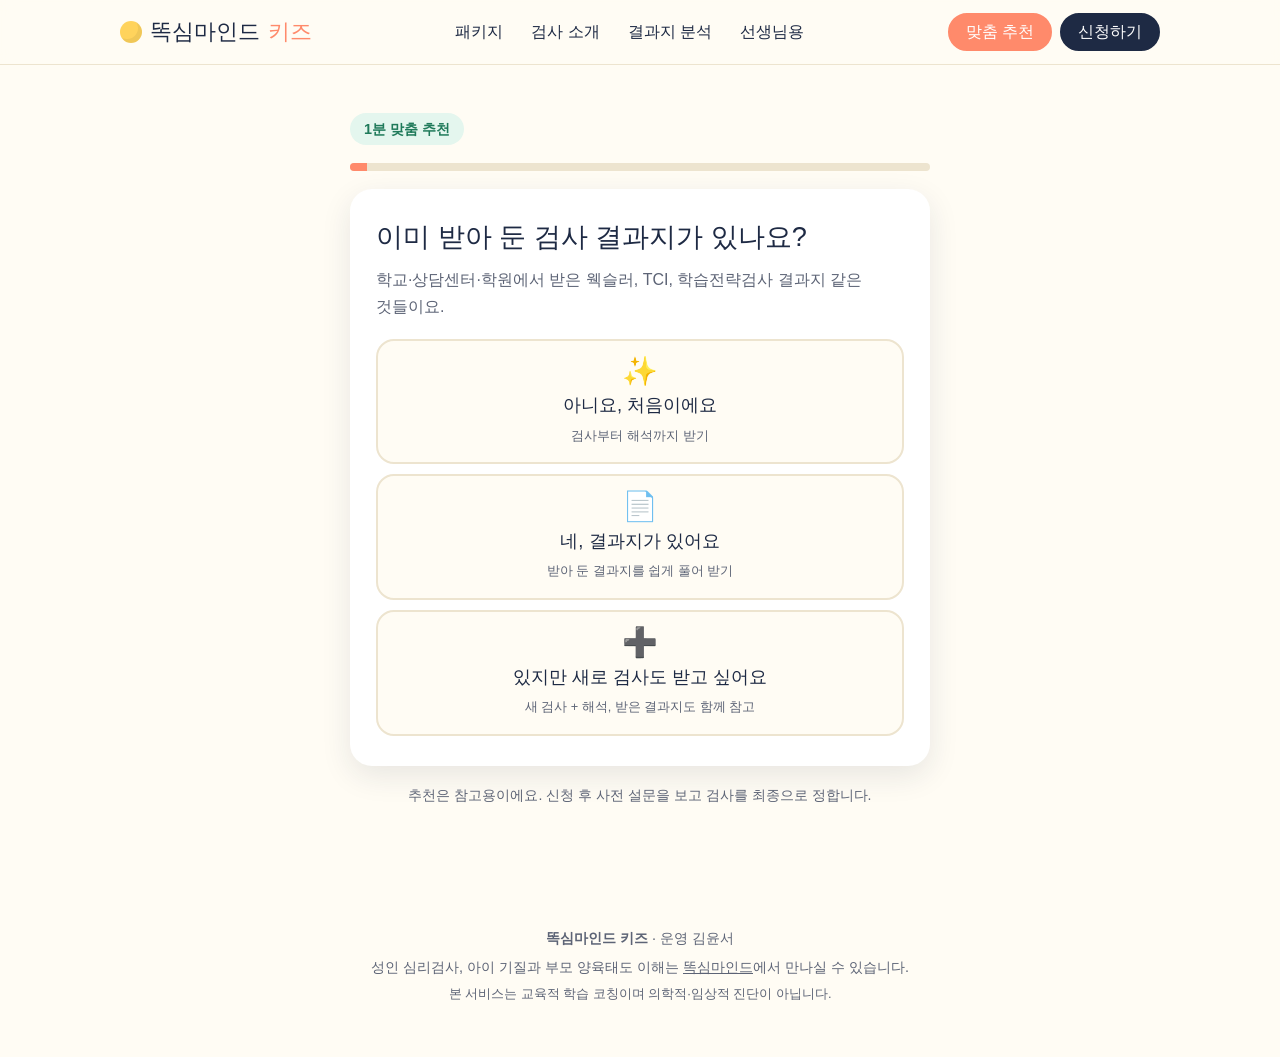
<file: quiz.html>
<!DOCTYPE html>
<html lang="ko">
<head>
<meta charset="utf-8">
<meta http-equiv="Content-Security-Policy" content="default-src 'self'; script-src 'self' 'unsafe-inline'; style-src 'self' 'unsafe-inline' https://fonts.googleapis.com; font-src https://fonts.gstatic.com; img-src 'self' data:; connect-src 'self'; object-src 'none'; base-uri 'self'; form-action 'none'">
<meta name="referrer" content="strict-origin-when-cross-origin">
<meta name="viewport" content="width=device-width, initial-scale=1">
<title>맞춤 추천 | 똑심마인드 키즈</title>
<meta name="description" content="학년과 6가지 질문으로 아이에게 맞는 검사를 추천해 드려요.">
<link rel="icon" href="data:image/svg+xml,<svg xmlns='http://www.w3.org/2000/svg' viewBox='0 0 64 64'><circle cx='32' cy='32' r='30' fill='%23FFD35C'/><circle cx='24' cy='28' r='4' fill='%231E2A44'/><circle cx='40' cy='28' r='4' fill='%231E2A44'/><path d='M22 40 Q32 48 42 40' stroke='%231E2A44' stroke-width='4' fill='none' stroke-linecap='round'/></svg>">
<link rel="preconnect" href="https://fonts.googleapis.com">
<link rel="preconnect" href="https://fonts.gstatic.com" crossorigin>
<link href="https://fonts.googleapis.com/css2?family=Jua&family=Noto+Sans+KR:wght@400;500;700&display=swap" rel="stylesheet">
<link rel="stylesheet" href="css/style.css?v=20261127i">
</head>
<body>

<header class="nav">
  <div class="wrap nav-in">
    <a class="logo" href="index.html"><span class="logo-dot"></span>똑심마인드 <b>키즈</b></a>
    <nav class="nav-links">
      <a href="index.html#price">패키지</a>
      <a href="tests.html">검사 소개</a>
      <a href="analysis.html">결과지 분석</a>
      <a href="index.html#group">선생님용</a>
    </nav>
    <div class="nav-cta">
      <a class="btn btn-sm btn-quiz" href="quiz.html">맞춤 추천</a>
      <a class="btn btn-sm js-contact" href="#">신청하기</a>
      <button class="nav-burger" id="navBurger" type="button" aria-label="메뉴 열기" aria-expanded="false" aria-controls="navMenu"><span></span><span></span><span></span></button>
    </div>
  </div>
</header>
<div class="nav-menu" id="navMenu" hidden>
  <div class="wrap">
    <a href="index.html#price">패키지</a>
    <a href="tests.html">검사 소개</a>
    <a href="analysis.html">결과지 분석</a>
    <a href="report.html">해석지 미리보기</a>
    <a href="index.html#group">학원·선생님용</a>
    <a href="quiz.html">1분 맞춤 추천</a>
    <a class="js-main" href="#">똑심마인드 (아이 기질·부모 양육태도)</a>
    <a class="btn js-contact nav-menu-cta" href="#">크몽에서 신청하기</a>
  </div>
</div>


<main id="top">
<section class="page-head quiz-page"><div class="wrap quiz-wrap">
  <p class="eyebrow">1분 맞춤 추천</p>
  <div class="qbar"><i id="qbar"></i></div>
  <div class="qcard" id="quiz"></div>
  <p class="small-note center">추천은 참고용이에요. 신청 후 사전 설문을 보고 검사를 최종으로 정합니다.</p>
</div></section>
</main>

<footer class="foot">
  <div class="wrap">
    <p><b>똑심마인드 키즈</b> · 운영 김윤서</p>
    <p>성인 심리검사, 아이 기질과 부모 양육태도 이해는 <a class="js-main" href="#">똑심마인드</a>에서 만나실 수 있습니다.</p>
    <p class="foot-small">본 서비스는 교육적 학습 코칭이며 의학적·임상적 진단이 아닙니다.</p>
  </div>
</footer>

<script src="js/config.js?v=20261127i"></script>
<script>const PAGE="quiz";</script>
<script src="js/main.js?v=20261127i"></script>
<script src="js/quiz.js?v=20261127i"></script>
</body>
</html>
</file>
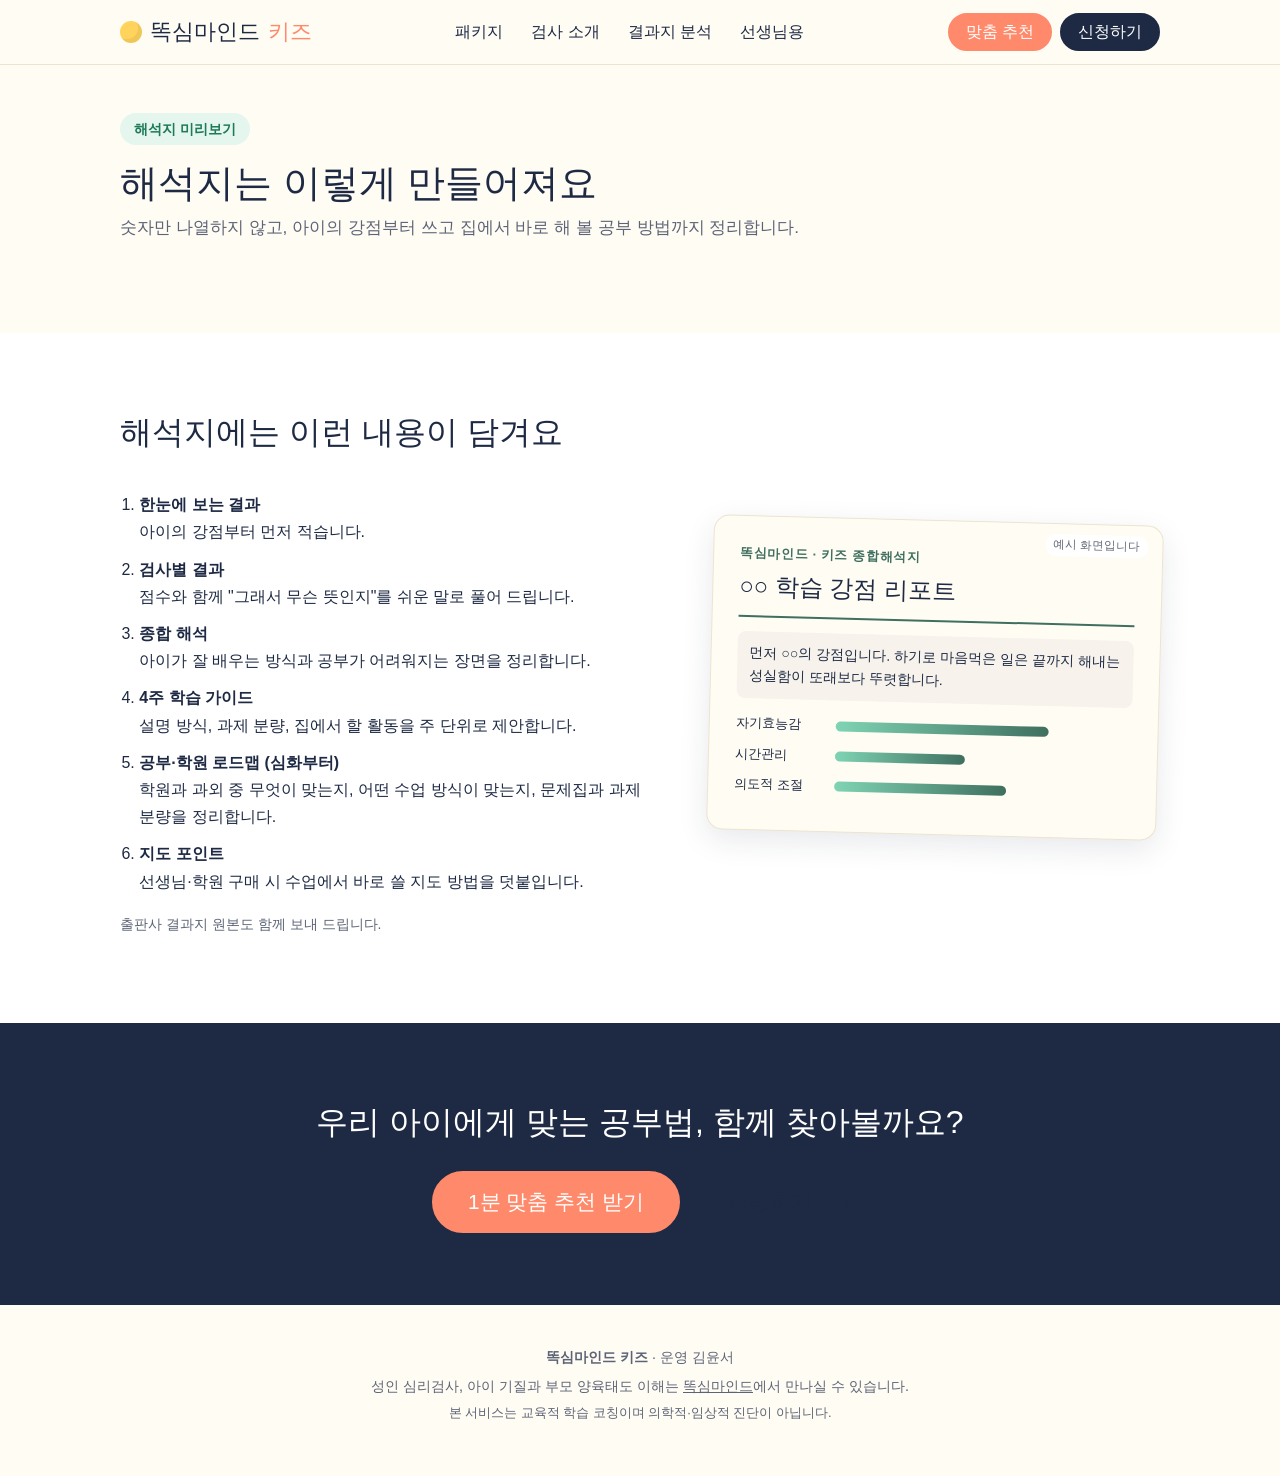
<file: report.html>
<!DOCTYPE html>
<html lang="ko">
<head>
<meta charset="utf-8">
<meta http-equiv="Content-Security-Policy" content="default-src 'self'; script-src 'self' 'unsafe-inline'; style-src 'self' 'unsafe-inline' https://fonts.googleapis.com; font-src https://fonts.gstatic.com; img-src 'self' data:; connect-src 'self'; object-src 'none'; base-uri 'self'; form-action 'none'">
<meta name="referrer" content="strict-origin-when-cross-origin">
<meta name="viewport" content="width=device-width, initial-scale=1">
<title>해석지 미리보기 | 똑심마인드 키즈</title>
<meta name="description" content="똑심마인드 키즈 종합해석지에는 어떤 내용이 담기는지 미리 확인해 보세요. 강점부터 쓰고, 4주 학습 가이드와 공부·학원 로드맵까지 정리합니다.">
<link rel="icon" href="data:image/svg+xml,<svg xmlns='http://www.w3.org/2000/svg' viewBox='0 0 64 64'><circle cx='32' cy='32' r='30' fill='%23FFD35C'/><circle cx='24' cy='28' r='4' fill='%231E2A44'/><circle cx='40' cy='28' r='4' fill='%231E2A44'/><path d='M22 40 Q32 48 42 40' stroke='%231E2A44' stroke-width='4' fill='none' stroke-linecap='round'/></svg>">
<link rel="preconnect" href="https://fonts.googleapis.com">
<link rel="preconnect" href="https://fonts.gstatic.com" crossorigin>
<link href="https://fonts.googleapis.com/css2?family=Jua&family=Noto+Sans+KR:wght@400;500;700&display=swap" rel="stylesheet">
<link rel="stylesheet" href="css/style.css?v=20261127i">
</head>
<body>

<header class="nav">
  <div class="wrap nav-in">
    <a class="logo" href="index.html"><span class="logo-dot"></span>똑심마인드 <b>키즈</b></a>
    <nav class="nav-links">
      <a href="index.html#price">패키지</a>
      <a href="tests.html">검사 소개</a>
      <a href="analysis.html">결과지 분석</a>
      <a href="index.html#group">선생님용</a>
    </nav>
    <div class="nav-cta">
      <a class="btn btn-sm btn-quiz" href="quiz.html">맞춤 추천</a>
      <a class="btn btn-sm js-contact" href="#">신청하기</a>
      <button class="nav-burger" id="navBurger" type="button" aria-label="메뉴 열기" aria-expanded="false" aria-controls="navMenu"><span></span><span></span><span></span></button>
    </div>
  </div>
</header>
<div class="nav-menu" id="navMenu" hidden>
  <div class="wrap">
    <a href="index.html#price">패키지</a>
    <a href="tests.html">검사 소개</a>
    <a href="analysis.html">결과지 분석</a>
    <a href="report.html">해석지 미리보기</a>
    <a href="index.html#group">학원·선생님용</a>
    <a href="quiz.html">1분 맞춤 추천</a>
    <a class="js-main" href="#">똑심마인드 (아이 기질·부모 양육태도)</a>
    <a class="btn js-contact nav-menu-cta" href="#">크몽에서 신청하기</a>
  </div>
</div>


<main id="top">
<section class="page-head"><div class="wrap">
  <p class="eyebrow">해석지 미리보기</p>
  <h1 class="page-title">해석지는 이렇게 만들어져요</h1>
  <p class="lead">숫자만 나열하지 않고, 아이의 강점부터 쓰고 집에서 바로 해 볼 공부 방법까지 정리합니다.</p>
</div></section>
<section class="report">
  <div class="wrap report-in">
    <div>
      <h2 class="sec-title left">해석지에는 이런 내용이 담겨요</h2>
      <ol class="report-list">
        <li><b>한눈에 보는 결과</b> 아이의 강점부터 먼저 적습니다.</li>
        <li><b>검사별 결과</b> 점수와 함께 "그래서 무슨 뜻인지"를 쉬운 말로 풀어 드립니다.</li>
        <li><b>종합 해석</b> 아이가 잘 배우는 방식과 공부가 어려워지는 장면을 정리합니다.</li>
        <li><b>4주 학습 가이드</b> 설명 방식, 과제 분량, 집에서 할 활동을 주 단위로 제안합니다.</li>
        <li><b>공부·학원 로드맵 (심화부터)</b> 학원과 과외 중 무엇이 맞는지, 어떤 수업 방식이 맞는지, 문제집과 과제 분량을 정리합니다.</li>
        <li><b>지도 포인트</b> 선생님·학원 구매 시 수업에서 바로 쓸 지도 방법을 덧붙입니다.</li>
      </ol>
      <p class="small-note">출판사 결과지 원본도 함께 보내 드립니다.</p>
    </div>
    <div class="paper" aria-hidden="true">
      <p class="paper-brand">똑심마인드 · 키즈 종합해석지</p>
      <p class="paper-title">○○ 학습 강점 리포트</p>
      <div class="paper-box">먼저 ○○의 강점입니다. 하기로 마음먹은 일은 끝까지 해내는 성실함이 또래보다 뚜렷합니다.</div>
      <div class="paper-row"><span>자기효능감</span><i style="width:72%"></i></div>
      <div class="paper-row"><span>시간관리</span><i style="width:44%"></i></div>
      <div class="paper-row"><span>의도적 조절</span><i style="width:58%"></i></div>
      <p class="paper-sample">예시 화면입니다</p>
    </div>
  </div>
</section>
<section class="cta"><div class="wrap">
  <h2>우리 아이에게 맞는 공부법, 함께 찾아볼까요?</h2>
  <div class="hero-cta" style="justify-content:center">
    <a class="btn btn-big" href="quiz.html">1분 맞춤 추천 받기</a>
    <a class="btn btn-ghost js-contact" href="#">신청하기</a>
  </div>
</div></section>
</main>

<footer class="foot">
  <div class="wrap">
    <p><b>똑심마인드 키즈</b> · 운영 김윤서</p>
    <p>성인 심리검사, 아이 기질과 부모 양육태도 이해는 <a class="js-main" href="#">똑심마인드</a>에서 만나실 수 있습니다.</p>
    <p class="foot-small">본 서비스는 교육적 학습 코칭이며 의학적·임상적 진단이 아닙니다.</p>
  </div>
</footer>

<script src="js/config.js?v=20261127i"></script>
<script>const PAGE="report";</script>
<script src="js/main.js?v=20261127i"></script>
</body>
</html>
</file>
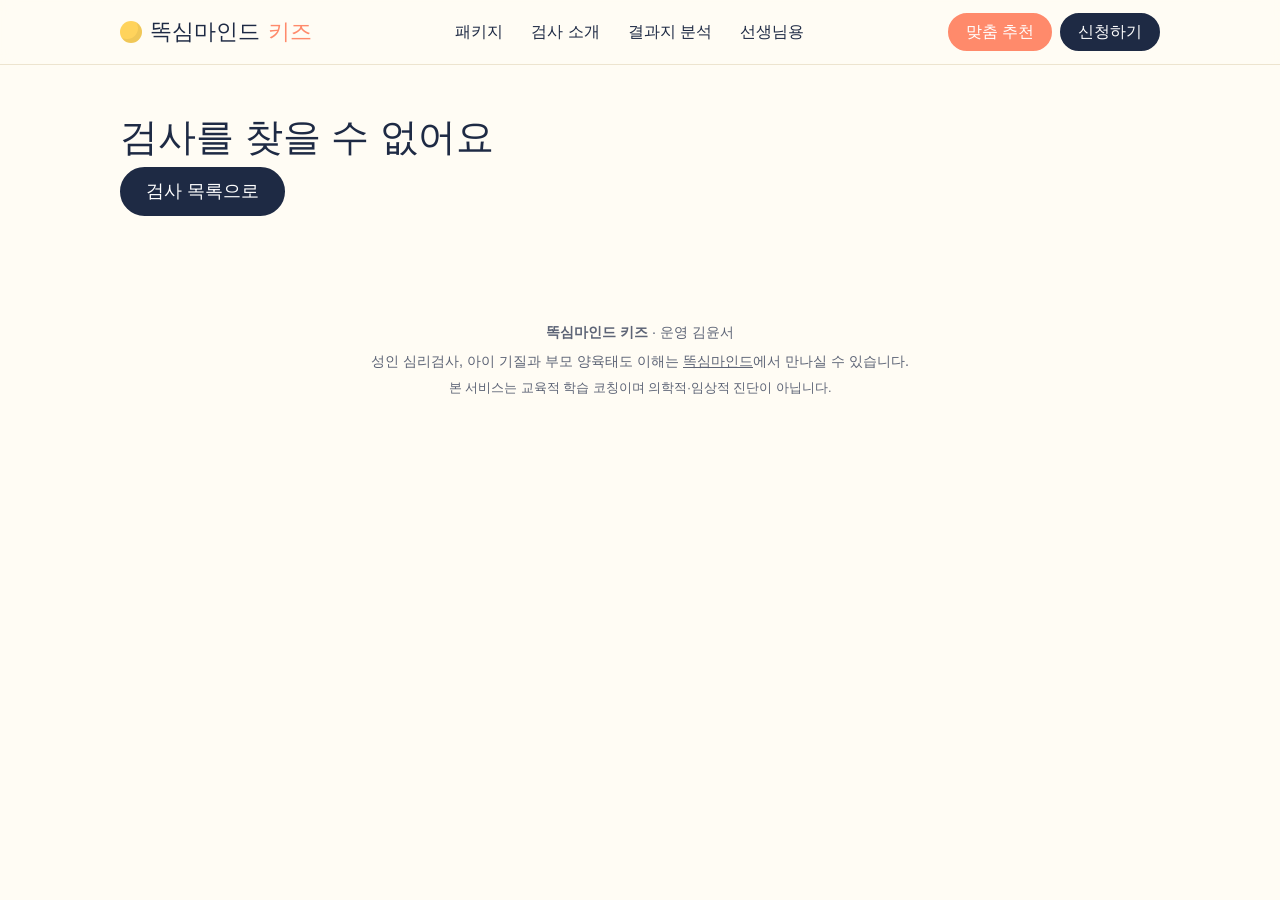
<file: test.html>
<!DOCTYPE html>
<html lang="ko">
<head>
<meta charset="utf-8">
<meta http-equiv="Content-Security-Policy" content="default-src 'self'; script-src 'self' 'unsafe-inline'; style-src 'self' 'unsafe-inline' https://fonts.googleapis.com; font-src https://fonts.gstatic.com; img-src 'self' data:; connect-src 'self'; object-src 'none'; base-uri 'self'; form-action 'none'">
<meta name="referrer" content="strict-origin-when-cross-origin">
<meta name="viewport" content="width=device-width, initial-scale=1">
<title>검사 상세 | 똑심마인드 키즈</title>
<meta name="description" content="검사 대상, 소요 시간, 보는 것, 샘플 결과지">
<link rel="icon" href="data:image/svg+xml,<svg xmlns='http://www.w3.org/2000/svg' viewBox='0 0 64 64'><circle cx='32' cy='32' r='30' fill='%23FFD35C'/><circle cx='24' cy='28' r='4' fill='%231E2A44'/><circle cx='40' cy='28' r='4' fill='%231E2A44'/><path d='M22 40 Q32 48 42 40' stroke='%231E2A44' stroke-width='4' fill='none' stroke-linecap='round'/></svg>">
<link rel="preconnect" href="https://fonts.googleapis.com">
<link rel="preconnect" href="https://fonts.gstatic.com" crossorigin>
<link href="https://fonts.googleapis.com/css2?family=Jua&family=Noto+Sans+KR:wght@400;500;700&display=swap" rel="stylesheet">
<link rel="stylesheet" href="css/style.css?v=20261127i">
</head>
<body>

<header class="nav">
  <div class="wrap nav-in">
    <a class="logo" href="index.html"><span class="logo-dot"></span>똑심마인드 <b>키즈</b></a>
    <nav class="nav-links">
      <a href="index.html#price">패키지</a>
      <a href="tests.html">검사 소개</a>
      <a href="analysis.html">결과지 분석</a>
      <a href="index.html#group">선생님용</a>
    </nav>
    <div class="nav-cta">
      <a class="btn btn-sm btn-quiz" href="quiz.html">맞춤 추천</a>
      <a class="btn btn-sm js-contact" href="#">신청하기</a>
      <button class="nav-burger" id="navBurger" type="button" aria-label="메뉴 열기" aria-expanded="false" aria-controls="navMenu"><span></span><span></span><span></span></button>
    </div>
  </div>
</header>
<div class="nav-menu" id="navMenu" hidden>
  <div class="wrap">
    <a href="index.html#price">패키지</a>
    <a href="tests.html">검사 소개</a>
    <a href="analysis.html">결과지 분석</a>
    <a href="report.html">해석지 미리보기</a>
    <a href="index.html#group">학원·선생님용</a>
    <a href="quiz.html">1분 맞춤 추천</a>
    <a class="js-main" href="#">똑심마인드 (아이 기질·부모 양육태도)</a>
    <a class="btn js-contact nav-menu-cta" href="#">크몽에서 신청하기</a>
  </div>
</div>


<main id="top">
<section class="page-head"><div class="wrap" id="testDetail"></div></section>
</main>

<footer class="foot">
  <div class="wrap">
    <p><b>똑심마인드 키즈</b> · 운영 김윤서</p>
    <p>성인 심리검사, 아이 기질과 부모 양육태도 이해는 <a class="js-main" href="#">똑심마인드</a>에서 만나실 수 있습니다.</p>
    <p class="foot-small">본 서비스는 교육적 학습 코칭이며 의학적·임상적 진단이 아닙니다.</p>
  </div>
</footer>

<script src="js/config.js?v=20261127i"></script>
<script>const PAGE="test";</script>
<script src="js/main.js?v=20261127i"></script>
<script src="js/test.js?v=20261127i"></script>
</body>
</html>
</file>
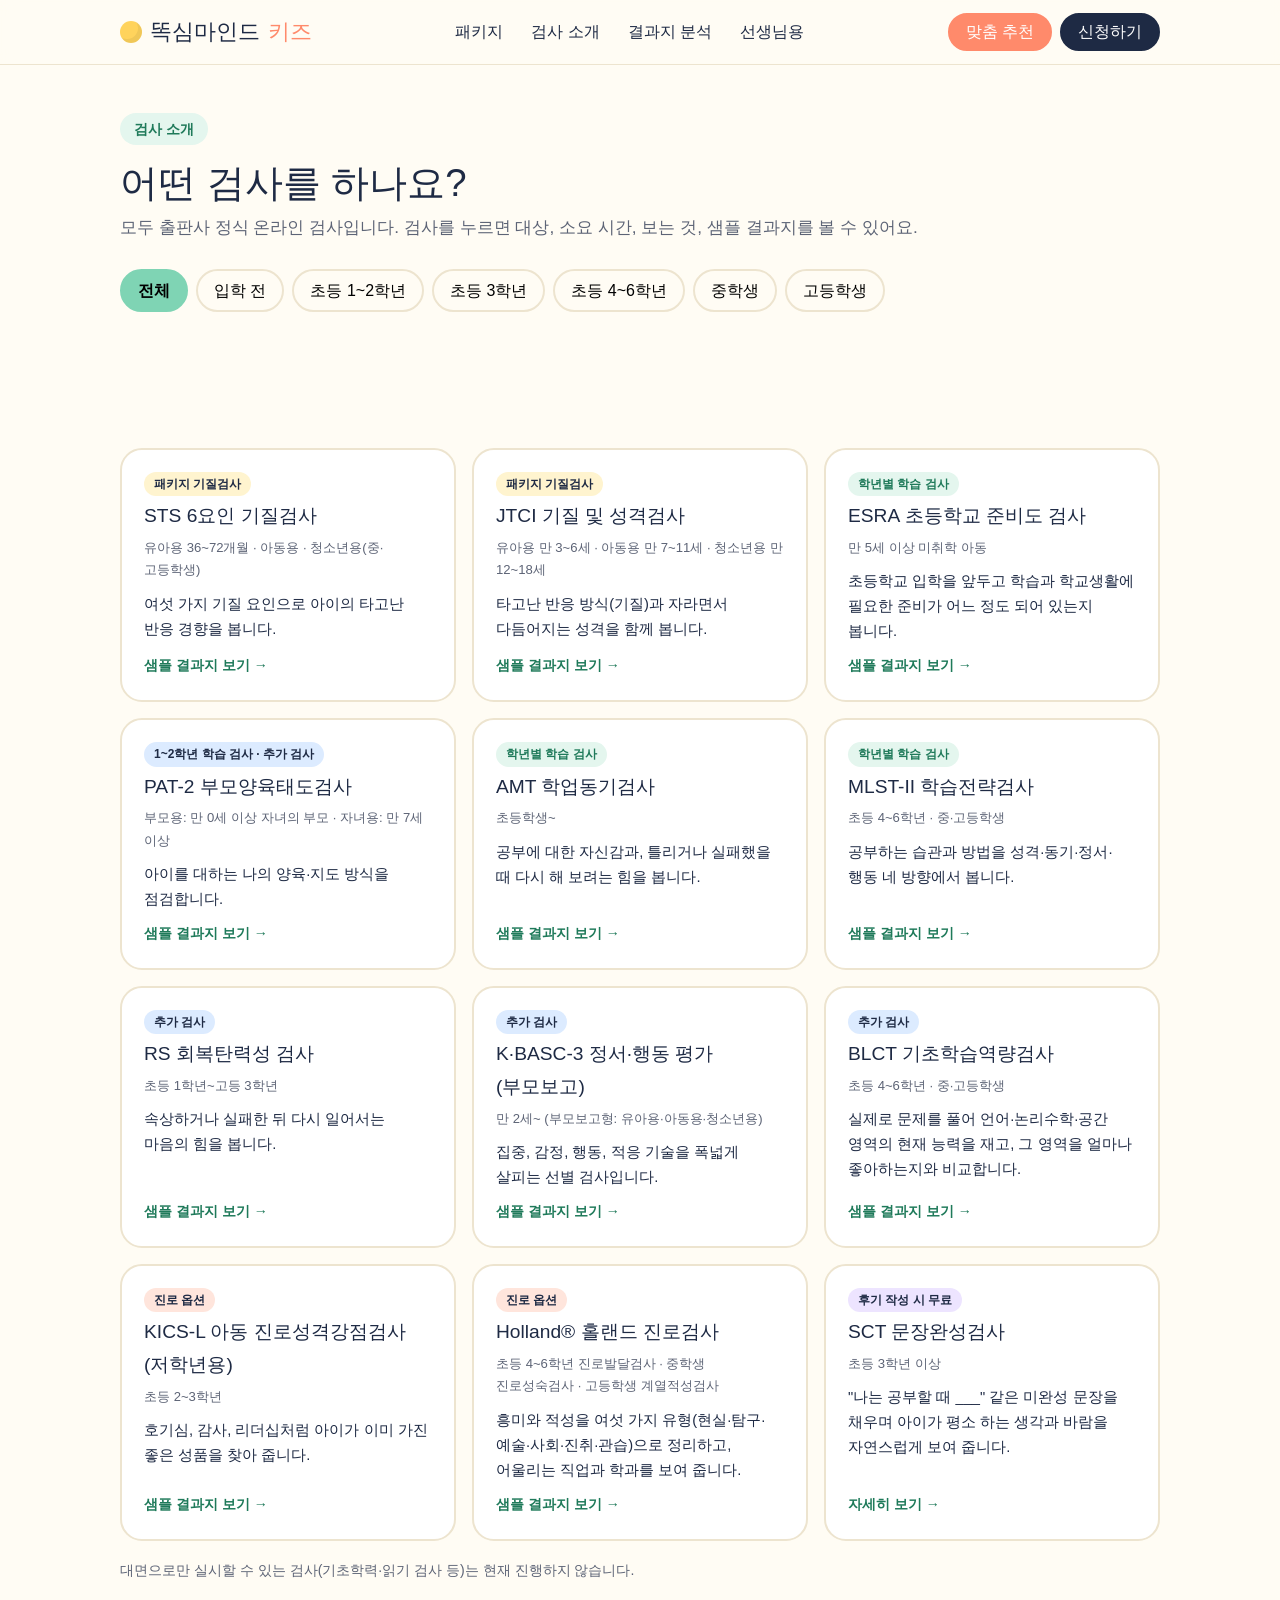
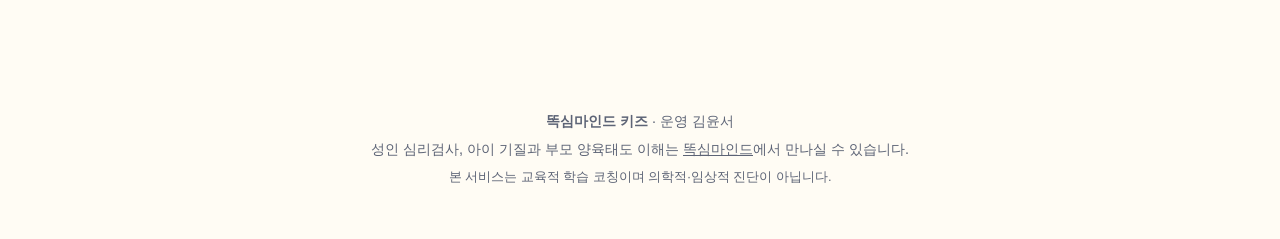
<file: tests.html>
<!DOCTYPE html>
<html lang="ko">
<head>
<meta charset="utf-8">
<meta http-equiv="Content-Security-Policy" content="default-src 'self'; script-src 'self' 'unsafe-inline'; style-src 'self' 'unsafe-inline' https://fonts.googleapis.com; font-src https://fonts.gstatic.com; img-src 'self' data:; connect-src 'self'; object-src 'none'; base-uri 'self'; form-action 'none'">
<meta name="referrer" content="strict-origin-when-cross-origin">
<meta name="viewport" content="width=device-width, initial-scale=1">
<title>검사 소개 | 똑심마인드 키즈</title>
<meta name="description" content="똑심마인드 키즈에서 하는 온라인 검사의 대상, 소요 시간, 샘플 결과지를 확인하세요.">
<link rel="icon" href="data:image/svg+xml,<svg xmlns='http://www.w3.org/2000/svg' viewBox='0 0 64 64'><circle cx='32' cy='32' r='30' fill='%23FFD35C'/><circle cx='24' cy='28' r='4' fill='%231E2A44'/><circle cx='40' cy='28' r='4' fill='%231E2A44'/><path d='M22 40 Q32 48 42 40' stroke='%231E2A44' stroke-width='4' fill='none' stroke-linecap='round'/></svg>">
<link rel="preconnect" href="https://fonts.googleapis.com">
<link rel="preconnect" href="https://fonts.gstatic.com" crossorigin>
<link href="https://fonts.googleapis.com/css2?family=Jua&family=Noto+Sans+KR:wght@400;500;700&display=swap" rel="stylesheet">
<link rel="stylesheet" href="css/style.css?v=20261127i">
</head>
<body>

<header class="nav">
  <div class="wrap nav-in">
    <a class="logo" href="index.html"><span class="logo-dot"></span>똑심마인드 <b>키즈</b></a>
    <nav class="nav-links">
      <a href="index.html#price">패키지</a>
      <a href="tests.html">검사 소개</a>
      <a href="analysis.html">결과지 분석</a>
      <a href="index.html#group">선생님용</a>
    </nav>
    <div class="nav-cta">
      <a class="btn btn-sm btn-quiz" href="quiz.html">맞춤 추천</a>
      <a class="btn btn-sm js-contact" href="#">신청하기</a>
      <button class="nav-burger" id="navBurger" type="button" aria-label="메뉴 열기" aria-expanded="false" aria-controls="navMenu"><span></span><span></span><span></span></button>
    </div>
  </div>
</header>
<div class="nav-menu" id="navMenu" hidden>
  <div class="wrap">
    <a href="index.html#price">패키지</a>
    <a href="tests.html">검사 소개</a>
    <a href="analysis.html">결과지 분석</a>
    <a href="report.html">해석지 미리보기</a>
    <a href="index.html#group">학원·선생님용</a>
    <a href="quiz.html">1분 맞춤 추천</a>
    <a class="js-main" href="#">똑심마인드 (아이 기질·부모 양육태도)</a>
    <a class="btn js-contact nav-menu-cta" href="#">크몽에서 신청하기</a>
  </div>
</div>


<main id="top">
<section class="page-head"><div class="wrap">
  <p class="eyebrow">검사 소개</p>
  <h1 class="page-title">어떤 검사를 하나요?</h1>
  <p class="lead">모두 출판사 정식 온라인 검사입니다. 검사를 누르면 대상, 소요 시간, 보는 것, 샘플 결과지를 볼 수 있어요.</p>
  <div class="filter" id="filter"></div>
</div></section>
<section class="tests-sec"><div class="wrap"><div class="tcards" id="testCards"></div>
<p class="small-note">대면으로만 실시할 수 있는 검사(기초학력·읽기 검사 등)는 현재 진행하지 않습니다.</p></div></section>
</main>

<footer class="foot">
  <div class="wrap">
    <p><b>똑심마인드 키즈</b> · 운영 김윤서</p>
    <p>성인 심리검사, 아이 기질과 부모 양육태도 이해는 <a class="js-main" href="#">똑심마인드</a>에서 만나실 수 있습니다.</p>
    <p class="foot-small">본 서비스는 교육적 학습 코칭이며 의학적·임상적 진단이 아닙니다.</p>
  </div>
</footer>

<script src="js/config.js?v=20261127i"></script>
<script>const PAGE="tests";</script>
<script src="js/main.js?v=20261127i"></script>
<script src="js/tests.js?v=20261127i"></script>
</body>
</html>
</file>
<file: css/style.css>
:root {
  --ink: #1E2A44;
  --sub: #5d6476;
  --sun: #FFD35C;
  --sun-soft: #FFF4CF;
  --mint: #7FD4B4;
  --mint-soft: #E4F6EE;
  --coral: #FF8A6B;
  --sky: #DCEBFF;
  --paper: #FFFCF4;
  --line: #EDE4CF;
  --r: 22px;
  --shadow: 0 10px 30px rgba(30, 42, 68, .10);
}
* { box-sizing: border-box; }
html { scroll-behavior: smooth; }
body { margin: 0; font-family: 'Noto Sans KR', sans-serif; color: var(--ink); background: var(--paper); line-height: 1.7; word-break: keep-all; }
h1, h2, h3, .logo, .sec-title, .btn, .gtab, .n, .plan-price { font-family: 'Jua', 'Noto Sans KR', sans-serif; font-weight: 400; }
a { color: inherit; }
.wrap { max-width: 1080px; margin: 0 auto; padding: 0 20px; }
section { padding: 72px 0; }
.sec-title { font-size: 2rem; text-align: center; margin: 0 0 32px; }
.sec-title.left { text-align: left; }
.small-note { color: var(--sub); font-size: .88rem; margin-top: 18px; }

/* buttons */
.btn { display: inline-block; background: var(--ink); color: #fff; text-decoration: none; padding: 12px 24px; border-radius: 999px; font-size: 1.1rem; transition: transform .15s, box-shadow .15s; border: 2px solid var(--ink); }
.btn:hover { transform: translateY(-2px); box-shadow: var(--shadow); }
.btn-sm { padding: 7px 16px; font-size: 1rem; }
.btn-ghost { background: transparent; color: var(--ink); }
.btn-line { background: #fff; color: var(--ink); }
.btn-big { padding: 16px 34px; font-size: 1.3rem; background: var(--coral); border-color: var(--coral); }

/* nav */
.nav { position: sticky; top: 0; z-index: 10; background: rgba(255, 252, 244, .92); backdrop-filter: blur(8px); border-bottom: 1px solid var(--line); }
.nav-in { display: flex; align-items: center; justify-content: space-between; height: 64px; gap: 16px; }
.logo { text-decoration: none; font-size: 1.35rem; display: flex; align-items: center; gap: 8px; }
.logo b { font-weight: 400; color: var(--coral); }
.logo-dot { width: 22px; height: 22px; border-radius: 50%; background: var(--sun); box-shadow: inset -4px -4px 0 rgba(0,0,0,.06); }
.nav-links { display: flex; gap: 22px; font-size: .95rem; }
.nav-links a { text-decoration: none; color: var(--sub); }
.nav-links a:hover { color: var(--ink); }

/* hero */
.hero { padding: 64px 0 80px; background: radial-gradient(circle at 85% 20%, var(--sun-soft) 0, transparent 45%), radial-gradient(circle at 10% 90%, var(--mint-soft) 0, transparent 40%); }
.hero-in { display: grid; grid-template-columns: 1.15fr .85fr; gap: 40px; align-items: center; }
.eyebrow { display: inline-block; background: var(--mint-soft); color: #1f7a5a; padding: 4px 14px; border-radius: 999px; font-size: .9rem; font-weight: 700; margin: 0 0 14px; }
h1 { font-size: 3rem; line-height: 1.25; margin: 0 0 18px; }
.hl { background: linear-gradient(transparent 60%, var(--sun) 60%); }
.lead { font-size: 1.08rem; color: var(--sub); margin: 0 0 26px; }
.hero-cta { display: flex; gap: 12px; flex-wrap: wrap; }
.chips { list-style: none; padding: 0; margin: 24px 0 0; display: flex; gap: 8px; flex-wrap: wrap; }
.chips li { background: #fff; border: 1px solid var(--line); padding: 5px 14px; border-radius: 999px; font-size: .88rem; }
.hero-art { position: relative; height: 360px; }
.blob { position: absolute; inset: 30px 20px; background: var(--sun); border-radius: 46% 54% 40% 60% / 55% 45% 55% 45%; opacity: .55; }
.card-float { position: absolute; z-index: 1; background: #fff; border-radius: var(--r); padding: 16px 20px; box-shadow: var(--shadow); display: grid; gap: 2px; min-width: 170px; animation: bob 4s ease-in-out infinite; }
.card-float .ic { font-size: 1.6rem; }
.card-float b { font-family: 'Jua', sans-serif; font-weight: 400; font-size: 1.25rem; }
.card-float small { color: var(--sub); }
.c1 { top: 10px; left: 0; }
.c2 { top: 130px; right: 0; animation-delay: -1.3s; }
.c3 { bottom: 0; left: 40px; animation-delay: -2.6s; }
@keyframes bob { 50% { transform: translateY(-8px); } }

/* why */
.why { background: #fff; }
.grid3 { display: grid; grid-template-columns: repeat(3, 1fr); gap: 18px; }
.worry { background: var(--sky); border-radius: var(--r); padding: 24px; font-size: 1.05rem; position: relative; }
.worry::after { content: ''; position: absolute; bottom: -10px; left: 30px; border: 10px solid transparent; border-top-color: var(--sky); border-bottom: 0; }
.why-note { max-width: 720px; margin: 36px auto 0; text-align: center; color: var(--sub); }

/* flow */
.steps { list-style: none; padding: 0; margin: 0; display: grid; grid-template-columns: repeat(5, 1fr); gap: 14px; counter-reset: s; }
.steps li { background: #fff; border-radius: var(--r); padding: 22px 18px; border: 2px solid var(--line); position: relative; }
.steps .n { display: grid; place-items: center; width: 40px; height: 40px; border-radius: 50%; background: var(--sun); font-size: 1.3rem; margin-bottom: 10px; }
.steps b { display: block; font-size: 1.05rem; margin-bottom: 4px; }
.steps p { margin: 0; font-size: .9rem; color: var(--sub); }
.steps li:nth-child(4) { border-color: var(--mint); background: var(--mint-soft); }

/* grade */
.grade { background: #fff; }
.grade-tabs { display: flex; gap: 10px; justify-content: center; flex-wrap: wrap; margin-bottom: 22px; }
.gtab { font-size: 1.1rem; border: 2px solid var(--line); background: var(--paper); color: var(--ink); border-radius: 18px; padding: 12px 18px; cursor: pointer; display: flex; flex-direction: column; align-items: center; gap: 4px; min-width: 104px; transition: .15s; }
.gtab span { font-size: 1.8rem; line-height: 1; }
.gtab.on { background: var(--sun); border-color: var(--sun); box-shadow: var(--shadow); }
.grade-panel { background: var(--paper); border-radius: var(--r); padding: 28px; border: 2px dashed var(--line); }
.gp-q { display: flex; align-items: center; gap: 14px; margin-bottom: 20px; }
.gp-ic { font-size: 2.4rem; }
.gp-q small { display: block; color: var(--sub); }
.gp-q b { font-family: 'Jua', sans-serif; font-weight: 400; font-size: 1.5rem; }
.gp-cols { display: grid; grid-template-columns: repeat(3, 1fr); gap: 18px; }
.gp-cols h4 { margin: 0 0 8px; font-size: .95rem; color: #1f7a5a; }
.gp-list, .gp-look { list-style: none; padding: 0; margin: 0; display: grid; gap: 8px; }
.gp-list li { background: #fff; border-radius: 14px; padding: 10px 14px; }
.gp-list b { display: block; font-size: .95rem; }
.gp-list span { font-size: .82rem; color: var(--sub); }
.gp-look li { background: #fff; border-radius: 14px; padding: 10px 14px; font-size: .95rem; }
.gp-look li::before { content: '✓ '; color: var(--mint); font-weight: 700; }

/* price */
.plans { display: grid; grid-template-columns: repeat(3, 1fr); gap: 18px; align-items: stretch; }
.plan { background: #fff; border-radius: var(--r); padding: 28px 24px; border: 2px solid var(--line); display: flex; flex-direction: column; position: relative; }
.plan.best { border-color: var(--coral); box-shadow: var(--shadow); transform: translateY(-6px); }
.plan-badge { position: absolute; top: -14px; left: 50%; transform: translateX(-50%); background: var(--coral); color: #fff; padding: 3px 14px; border-radius: 999px; font-size: .85rem; font-weight: 700; margin: 0; white-space: nowrap; }
.plan-tag { margin: 0; color: var(--sub); font-size: .88rem; }
.plan h3 { font-size: 1.5rem; margin: 4px 0; }
.plan-price { font-size: 2rem; margin: 4px 0 14px; }
.plan-price small { font-family: 'Noto Sans KR', sans-serif; font-size: .9rem; color: var(--sub); }
.plan ul { padding-left: 1.1em; margin: 0 0 22px; flex: 1; }
.plan li { margin-bottom: 6px; font-size: .95rem; }
.plan .btn { text-align: center; }
.calc { margin-top: 36px; background: #fff; border-radius: var(--r); padding: 28px; border: 2px solid var(--mint); scroll-margin-top: 80px; }
.calc h3 { margin: 0; font-size: 1.5rem; }
.calc-sub { margin: 4px 0 16px; color: var(--sub); font-size: .92rem; }
.calc-grades { display: flex; gap: 8px; flex-wrap: wrap; margin-bottom: 16px; }
.cg { border: 2px solid var(--line); background: var(--paper); border-radius: 999px; padding: 6px 16px; cursor: pointer; font: inherit; }
.cg.on { background: var(--mint); border-color: var(--mint); font-weight: 700; }
.calc-list { display: grid; gap: 10px; }
.ci { display: grid; grid-template-columns: auto 1fr auto; gap: 12px; align-items: center; padding: 12px 16px; border-radius: 16px; background: var(--paper); cursor: pointer; border: 2px solid transparent; }
.ci:has(input:checked) { border-color: var(--mint); background: var(--mint-soft); }
.ci input { width: 20px; height: 20px; accent-color: #1f7a5a; }
.ci-main b { display: block; }
.ci-main small { display: block; color: var(--sub); font-size: .85rem; }
.ci-main em { font-style: normal; font-size: .8rem; color: #1f7a5a; }
.ci-price { font-weight: 700; white-space: nowrap; }
.calc-total { display: flex; justify-content: space-between; align-items: center; gap: 12px; flex-wrap: wrap; margin-top: 18px; padding-top: 16px; border-top: 2px dashed var(--line); }
.calc-total span { color: var(--sub); }
.calc-total strong { font-family: 'Jua', sans-serif; font-weight: 400; font-size: 2rem; color: var(--coral); }
.followup { margin-top: 24px; background: var(--sun-soft); border-radius: var(--r); padding: 20px 24px; }
.followup p { margin: 4px 0 0; color: var(--sub); }

/* report */
.report { background: #fff; }
.report-in { display: grid; grid-template-columns: 1.1fr .9fr; gap: 40px; align-items: center; }
.report-list { padding-left: 1.2em; margin: 0; display: grid; gap: 10px; }
.report-list b { display: block; }
.paper { background: var(--paper); border-radius: 16px; padding: 26px; box-shadow: var(--shadow); transform: rotate(1.5deg); border: 1px solid var(--line); position: relative; }
.paper-brand { margin: 0; color: #3f6f5f; font-size: .8rem; font-weight: 700; letter-spacing: .05em; }
.paper-title { margin: 2px 0 14px; font-family: 'Jua', sans-serif; font-size: 1.5rem; border-bottom: 2px solid #3f6f5f; padding-bottom: 8px; }
.paper-box { background: #f7f3ec; border-radius: 8px; padding: 10px 12px; font-size: .88rem; margin-bottom: 14px; }
.paper-row { display: grid; grid-template-columns: 90px 1fr; gap: 10px; align-items: center; font-size: .82rem; margin-bottom: 8px; }
.paper-row i { display: block; height: 10px; border-radius: 6px; background: linear-gradient(90deg, var(--mint), #3f6f5f); }
.paper-sample { position: absolute; top: 10px; right: 14px; margin: 0; font-size: .72rem; color: var(--sub); background: #fff; border-radius: 999px; padding: 1px 8px; }

/* about */
.about-in { display: grid; grid-template-columns: 160px 1fr; gap: 36px; align-items: center; background: #fff; border-radius: var(--r); padding: 36px; border: 2px solid var(--line); }
.avatar { width: 160px; height: 160px; border-radius: 50%; background: var(--sun); display: grid; place-items: center; font-family: 'Jua', sans-serif; font-size: 3.6rem; }
.about .sec-title { margin-bottom: 6px; }
.about-name { font-size: 1.2rem; font-weight: 700; margin: 0 0 10px; }
.about-name small { font-weight: 400; color: var(--sub); font-size: .9rem; margin-left: 6px; }
.cred { list-style: none; padding: 0; margin: 0 0 14px; display: grid; gap: 6px; }
.cred li::before { content: ''; display: inline-block; width: 8px; height: 8px; border-radius: 50%; background: var(--coral); margin-right: 10px; vertical-align: middle; }
.about-text { color: var(--sub); margin: 0; }

/* promise */
.pcard { background: #fff; border-radius: var(--r); padding: 24px; border: 2px solid var(--line); }
.pcard b { font-family: 'Jua', sans-serif; font-weight: 400; font-size: 1.25rem; }
.pcard p { margin: 6px 0 0; color: var(--sub); font-size: .95rem; }

/* faq */
.faq { background: #fff; }
.faq .wrap { max-width: 760px; }
details { border-bottom: 2px solid var(--line); padding: 16px 4px; }
summary { cursor: pointer; font-weight: 700; list-style: none; display: flex; justify-content: space-between; gap: 12px; }
summary::after { content: '+'; font-size: 1.3rem; line-height: 1; color: var(--coral); }
details[open] summary::after { content: '−'; }
details p { margin: 10px 0 0; color: var(--sub); }

/* cta + footer */
.cta { background: var(--ink); color: #fff; text-align: center; }
.cta h2 { font-size: 2rem; margin: 0 0 22px; }
.foot { padding: 36px 0 48px; color: var(--sub); font-size: .9rem; text-align: center; }
.foot p { margin: 4px 0; }
.foot-small { font-size: .8rem; }

/* responsive */
@media (max-width: 900px) {
  .hero-in, .report-in { grid-template-columns: 1fr; }
  .hero-art { height: 300px; max-width: 420px; }
  .steps { grid-template-columns: 1fr 1fr; }
  .plans, .grid3, .gp-cols { grid-template-columns: 1fr; }
  .plan.best { transform: none; }
  .nav-links { display: none; }
}
@media (max-width: 560px) {
  section { padding: 52px 0; }
  h1 { font-size: 2.2rem; }
  .sec-title { font-size: 1.6rem; }
  .steps { grid-template-columns: 1fr; }
  .gtab { min-width: 0; flex: 1 1 28%; padding: 10px 6px; font-size: 1rem; }
  .about-in { grid-template-columns: 1fr; text-align: center; padding: 26px; }
  .hero-art { height: auto; display: grid; grid-template-columns: repeat(3, 1fr); gap: 8px; }
  .hero-art .blob { display: none; }
  .card-float { position: static; min-width: 0; padding: 12px 10px; animation: none; text-align: center; }
  .card-float b { font-size: 1.05rem; }
  .card-float small { font-size: .72rem; }
  .avatar { margin: 0 auto; width: 110px; height: 110px; font-size: 2.6rem; }
  .cred { text-align: left; }
  .ci { grid-template-columns: auto 1fr; }
  .ci-price { grid-column: 2; }
}

/* ===== v2: 온라인 전용 개편 ===== */
.sec-sub { text-align: center; color: var(--sub); max-width: 680px; margin: -18px auto 26px; }
.sub-title { font-size: 1.5rem; margin: 0; text-align: center; }
.center { justify-content: center; text-align: center; }
.plans-2 { grid-template-columns: repeat(2, 1fr); max-width: 820px; margin: 0 auto; }
.gtable-wrap { margin-top: 56px; }
.gtable-wrap .calc-sub { text-align: center; }
.tchips { display: flex; flex-wrap: wrap; gap: 6px; }
.tchip { background: #fff; border: 1px solid var(--line); border-radius: 999px; padding: 4px 12px; font-size: .88rem; text-decoration: none; }
.tchip:hover { border-color: var(--mint); }

.addon { background: #fff; }
.addon-list { display: grid; grid-template-columns: repeat(2, 1fr); gap: 10px; max-width: 900px; margin: 0 auto; }
.arow { display: flex; justify-content: space-between; align-items: center; gap: 12px; padding: 14px 18px; border-radius: 16px; background: var(--paper); border: 2px solid var(--line); text-decoration: none; transition: .15s; }
.arow:hover { border-color: var(--mint); }
.arow b { display: block; }
.arow small { display: block; color: var(--sub); font-size: .82rem; }
.arow em { display: inline-block; font-style: normal; font-size: .75rem; background: var(--sun-soft); border-radius: 999px; padding: 0 8px; margin: 4px 4px 0 0; }
.aprice { font-weight: 700; white-space: nowrap; color: #1f7a5a; }
.career-title { margin-top: 56px; }
.calc { max-width: 900px; margin-left: auto; margin-right: auto; }
.calc-row { display: flex; gap: 12px; align-items: center; margin-bottom: 10px; flex-wrap: wrap; }
.calc-row > span { font-weight: 700; min-width: 52px; }
.calc-row .calc-grades { margin: 0; }
.ci.inc { cursor: default; background: var(--mint-soft); }
.ci.inc > span:first-child { color: #1f7a5a; font-weight: 700; width: 20px; text-align: center; }

.group-in { display: grid; grid-template-columns: 1fr 1fr; gap: 20px; }
.group-card { background: var(--ink); color: #fff; border-radius: var(--r); padding: 28px; }
.group-card ul { padding-left: 1.1em; margin: 14px 0 22px; }
.group-card li { margin-bottom: 6px; }
.group-card .btn { background: var(--sun); color: var(--ink); border-color: var(--sun); }
.group-rate { font-family: 'Jua', sans-serif; font-size: 2.4rem; margin: 0; }
.group-rate b { font-weight: 400; color: var(--sun); }
.group-cond { margin: 0; opacity: .8; }
.group-note { background: #fff; border-radius: var(--r); padding: 24px 28px; border: 2px solid var(--line); }
.group-note ol { padding-left: 1.2em; margin: 10px 0 0; display: grid; gap: 8px; color: var(--sub); }

.quiz-cta { background: var(--sun); }
.quiz-cta-in { display: flex; justify-content: space-between; align-items: center; gap: 20px; flex-wrap: wrap; }
.quiz-cta h2 { font-size: 1.9rem; margin: 0 0 4px; }
.quiz-cta p { margin: 0; }
.quiz-cta .btn-big { background: var(--ink); border-color: var(--ink); }

.tests-sec { background: var(--paper); }
.tcards { display: grid; grid-template-columns: repeat(3, 1fr); gap: 16px; }
.tcard { background: #fff; border-radius: var(--r); padding: 22px; border: 2px solid var(--line); text-decoration: none; display: flex; flex-direction: column; gap: 4px; transition: .15s; }
.tcard:hover { border-color: var(--mint); transform: translateY(-3px); box-shadow: var(--shadow); }
.tcard b { font-family: 'Jua', sans-serif; font-weight: 400; font-size: 1.2rem; }
.tcard small { color: var(--sub); font-size: .82rem; }
.tcard p { margin: 6px 0; font-size: .92rem; flex: 1; }
.tkind { align-self: flex-start; font-size: .75rem; font-weight: 700; border-radius: 999px; padding: 2px 10px; background: var(--sky); }
.k-core { background: var(--sun-soft); } .k-grade { background: var(--mint-soft); color: #1f7a5a; } .k-career { background: #FFE5DC; } .k-free { background: #EDE4FF; }
.tmore { color: #1f7a5a; font-size: .88rem; font-weight: 700; }

.page-head { padding: 48px 0 64px; }
.page-title { font-size: 2.4rem; margin: 0 0 6px; }
.en { color: var(--sub); margin: 0 0 14px; font-size: .95rem; }
.back { color: var(--sub); text-decoration: none; display: inline-block; margin-bottom: 14px; }
.filter { display: flex; gap: 8px; flex-wrap: wrap; }
.facts { display: grid; grid-template-columns: repeat(auto-fit, minmax(180px, 1fr)); gap: 10px; margin: 22px 0; }
.facts div { background: #fff; border: 2px solid var(--line); border-radius: 16px; padding: 12px 16px; }
.facts span { display: block; font-size: .8rem; color: var(--sub); }
.facts b { font-size: .95rem; }
.detail-cols { display: grid; grid-template-columns: 1fr 1fr; gap: 16px; }
.dbox { background: #fff; border-radius: var(--r); padding: 22px 24px; border: 2px solid var(--line); }
.dbox h3 { margin: 0 0 8px; font-size: 1.25rem; }
.dbox ul { margin: 0; padding-left: 1.1em; display: grid; gap: 4px; }
.notice { margin: 18px 0; padding: 14px 18px; border-radius: 16px; background: var(--mint-soft); }
.notice.warn { background: #FFE5DC; }
.sample-box { margin: 26px 0; background: var(--sun-soft); border-radius: var(--r); padding: 22px 24px; }
.sample-box h3 { margin: 0 0 12px; font-size: 1.25rem; }
.sample-btns { display: flex; gap: 10px; flex-wrap: wrap; }

.quiz-wrap { max-width: 620px; }
.qbar { height: 8px; background: var(--line); border-radius: 99px; overflow: hidden; margin: 4px 0 18px; }
.qbar i { display: block; height: 100%; width: 0; background: var(--coral); transition: width .3s; }
.qcard { background: #fff; border-radius: var(--r); padding: 30px 26px; box-shadow: var(--shadow); min-height: 300px; }
.qcard h2 { font-size: 1.7rem; margin: 0 0 22px; line-height: 1.35; }
.qnum { color: var(--sub); margin: 0 0 6px; font-size: .9rem; }
.qopts { display: grid; gap: 10px; }
.qopts.grid { grid-template-columns: repeat(3, 1fr); }
.qopts.yn { grid-template-columns: 1fr 1fr; }
.qopt { font: inherit; font-family: 'Jua', sans-serif; font-size: 1.15rem; background: var(--paper); border: 2px solid var(--line); border-radius: 18px; padding: 16px 10px; cursor: pointer; display: flex; flex-direction: column; align-items: center; gap: 4px; color: var(--ink); transition: .15s; }
.qopt:hover { border-color: var(--coral); background: #fff; }
.qopt span { font-size: 1.8rem; line-height: 1; }
.qopt small { font-family: 'Noto Sans KR', sans-serif; font-size: .8rem; color: var(--sub); }
.qopt.yn { font-size: 1.4rem; padding: 22px; }
.qback { margin-top: 16px; background: none; border: 0; color: var(--sub); cursor: pointer; font: inherit; }
.rbox h4 { margin: 14px 0 6px; color: #1f7a5a; }
.rbox ul { list-style: none; padding: 0; margin: 0; display: grid; gap: 6px; }
.rbox li { background: var(--paper); border-radius: 12px; padding: 10px 14px; }
.rbox li a { text-decoration: none; }
.rbox li small { display: block; color: var(--sub); }
.rprice { display: flex; justify-content: space-between; align-items: center; margin: 18px 0 8px; padding-top: 14px; border-top: 2px dashed var(--line); }
.rprice strong { font-family: 'Jua', sans-serif; font-weight: 400; font-size: 1.9rem; color: var(--coral); }
.tip { background: var(--sun-soft); border-radius: 12px; padding: 10px 14px; font-size: .92rem; }
.quiz-page .small-note.center { text-align: center; }

@media (max-width: 900px) {
  .plans-2, .addon-list, .group-in, .detail-cols { grid-template-columns: 1fr; }
  .tcards { grid-template-columns: 1fr 1fr; }
}
@media (max-width: 560px) {
  .tcards { grid-template-columns: 1fr; }
  .qopts.grid { grid-template-columns: 1fr 1fr; }
  .page-title { font-size: 1.9rem; }
  .quiz-cta h2 { font-size: 1.5rem; }
}
.worry small { display: block; color: var(--sub); font-size: .85rem; margin-top: 4px; }

/* 버튼 글자 가운데 정렬 */
.btn { display: inline-flex; align-items: center; justify-content: center; line-height: 1.2; font-family: 'Jua', 'Noto Sans KR', sans-serif; cursor: pointer; }
.hero-cta { align-items: center; }

/* 신청 안내 모달 */
.modal { position: fixed; inset: 0; background: rgba(30,42,68,.45); display: none; align-items: center; justify-content: center; padding: 16px; z-index: 50; }
.modal.on { display: flex; }
.modal-box { background: #fff; border-radius: var(--r); padding: 26px 24px; max-width: 460px; width: 100%; max-height: 90vh; overflow: auto; box-shadow: var(--shadow); }
.modal-box h3 { margin: 0 0 10px; font-size: 1.4rem; }
.modal-steps { padding-left: 1.2em; margin: 0 0 12px; display: grid; gap: 4px; }
.modal-text { background: var(--paper); border: 1px dashed var(--line); border-radius: 12px; padding: 12px 14px; font-family: 'Noto Sans KR', sans-serif; font-size: .88rem; white-space: pre-wrap; margin: 0 0 8px; }
.calc-apply { justify-content: flex-end; margin-top: 14px; }

.group-h { font-size: 1.6rem; margin: 4px 0 0; } .group-h span { color: var(--sun); } .group-h small { font-family: 'Noto Sans KR', sans-serif; font-size: .85rem; opacity: .8; }
.plan-tag.light { color: #fff; opacity: .75; }
.group-card .group-rate { margin-top: 8px; font-size: 1.8rem; }
.group-card .btn { margin-top: 16px; }

.ci.inc.deep { background: #FFE5DC; }
.ci.inc.deep .ci-price { color: var(--coral); }
.ci.inc.off { background: var(--paper); opacity: .7; }

/* 나란한 버튼 크기 통일 (신청하기와 같은 크기) */
.hero-cta .btn, .sample-btns .btn { padding: 16px 34px; font-size: 1.3rem; min-height: 62px; }
@media (max-width: 560px) { .hero-cta .btn, .sample-btns .btn { padding: 14px 22px; font-size: 1.15rem; min-height: 56px; } }

/* 추천 결과: 선택형 */
.pkg-toggle { display: flex; gap: 8px; flex-wrap: wrap; margin: -8px 0 8px; }
.rbox .calc-list { gap: 8px; }
.rbox .ci { grid-template-columns: auto 1fr auto; padding: 10px 14px; }
.rbox .ci.rec { border-color: var(--coral); }
.rbox .ci em { font-style: normal; font-size: .72rem; font-weight: 700; color: #fff; background: var(--coral); border-radius: 999px; padding: 1px 8px; margin-left: 6px; vertical-align: middle; }
.rbox .ci small { display: block; }
.opt { font-size: .78rem; color: var(--sub); font-weight: 400; }
.rprice small { display: block; font-size: .8rem; color: var(--sub); }
.qcard .ci-price { font-size: .92rem; }

/* 3단 패키지, 결과지 분석 */
.ana-band { background: var(--mint-soft); }
.ana-band h2 { font-size: 1.9rem; margin: 0 0 4px; }
.ana-band p { margin: 0; }
.ana-head { background: radial-gradient(circle at 85% 20%, var(--sun-soft) 0, transparent 45%); }
.plan h3 { font-size: 1.35rem; }

/* 상단 메뉴 단순화 */
.nav-links { gap: 28px; font-size: 1rem; }
.nav-links a { color: var(--ink); font-weight: 500; }
.nav-links a:hover { color: var(--coral); }
.nav-cta { display: flex; gap: 8px; }
.btn-quiz { background: var(--coral); border-color: var(--coral); }
@media (max-width: 560px) { .nav-cta .btn-sm { padding: 6px 12px; font-size: .92rem; } .logo { font-size: 1.15rem; } }

/* 홈 맞춤 추천 */
.reco { background: #fff; padding-top: 56px; }
.reco .eyebrow { display: table; margin: 0 auto 10px; }
.reco-title { font-family: 'Jua', sans-serif; font-weight: 400; font-size: 2rem; text-align: center; margin: 0 0 18px; line-height: 1.3; }
.qhint { color: var(--sub); margin: -12px 0 18px; }
.qcard .calc-list { gap: 8px; margin-bottom: 8px; }
.hero { padding: 48px 0 56px; }
@media (max-width: 560px) { .reco-title { font-size: 1.5rem; } }

/* ---------- 모바일 메뉴 · 추가 검사 접기 (2026-11 재배치) ---------- */
.nav-burger { display: none; width: 44px; height: 44px; border: 0; background: transparent; cursor: pointer; padding: 0; border-radius: 12px; flex-direction: column; justify-content: center; align-items: center; gap: 5px; }
.nav-burger span { display: block; width: 22px; height: 2.5px; background: var(--ink); border-radius: 2px; transition: transform .2s, opacity .2s; }
.nav-burger[aria-expanded="true"] span:nth-child(1) { transform: translateY(7.5px) rotate(45deg); }
.nav-burger[aria-expanded="true"] span:nth-child(2) { opacity: 0; }
.nav-burger[aria-expanded="true"] span:nth-child(3) { transform: translateY(-7.5px) rotate(-45deg); }
.nav-menu { position: fixed; top: 64px; left: 0; right: 0; z-index: 9; background: #fffdf6; border-bottom: 1px solid var(--line); box-shadow: 0 12px 24px rgba(30,42,68,.12); padding: 8px 0 18px; max-height: calc(100vh - 64px); overflow-y: auto; }
.nav-menu[hidden] { display: none; }
.nav-menu a { display: block; padding: 14px 4px; font-size: 1.08rem; color: var(--ink); text-decoration: none; border-bottom: 1px solid var(--line); min-height: 48px; }
.nav-menu a.nav-menu-cta { margin-top: 14px; text-align: center; border: 2px solid var(--ink); color: #fff; padding: 14px 24px; }
@media (min-width: 901px) { .nav-menu { display: none !important; } }
@media (max-width: 900px) { .nav-burger { display: inline-flex; } }
@media (max-width: 560px) { .nav-cta .js-contact { display: none; } }

.addon-fold { max-width: 980px; margin: 0 auto; background: #fffdf6; border: 2px solid var(--line); border-radius: 22px; padding: 6px 22px; }
.addon-fold > summary { list-style: none; cursor: pointer; display: flex; flex-direction: column; gap: 2px; padding: 16px 28px 16px 0; position: relative; min-height: 56px; }
.addon-fold > summary::-webkit-details-marker { display: none; }
.addon-fold > summary b { font-family: 'Jua','Noto Sans KR',sans-serif; font-weight: 400; font-size: 1.35rem; }
.addon-fold > summary span { color: var(--sub); font-size: .95rem; }
.addon-fold > summary::after { content: '＋ 펼치기'; position: absolute; right: 0; top: 50%; transform: translateY(-50%); color: var(--coral); font-weight: 700; font-size: .95rem; }
.addon-fold[open] > summary::after { content: '－ 접기'; }
.addon-fold[open] { padding-bottom: 28px; }
@media (max-width: 560px) { .addon-fold { padding: 4px 16px; } .addon-fold > summary::after { content: '＋'; font-size: 1.4rem; } .addon-fold[open] > summary::after { content: '－'; } }

/* ---------- 홈 단축: 검사 칩 · 해석지 띠 ---------- */
.test-chips { display: flex; flex-wrap: wrap; gap: 10px; justify-content: center; max-width: 820px; margin: 0 auto; }
.tchip { display: inline-flex; align-items: center; min-height: 44px; padding: 8px 18px; border-radius: 999px; background: #fff; border: 2px solid var(--line); color: var(--ink); text-decoration: none; font-size: 1.02rem; transition: transform .15s, border-color .15s; }
.tchip:hover, .tchip:focus-visible { border-color: var(--coral); transform: translateY(-2px); outline: none; }
.report-band { background: #fffdf6; }
</file>
